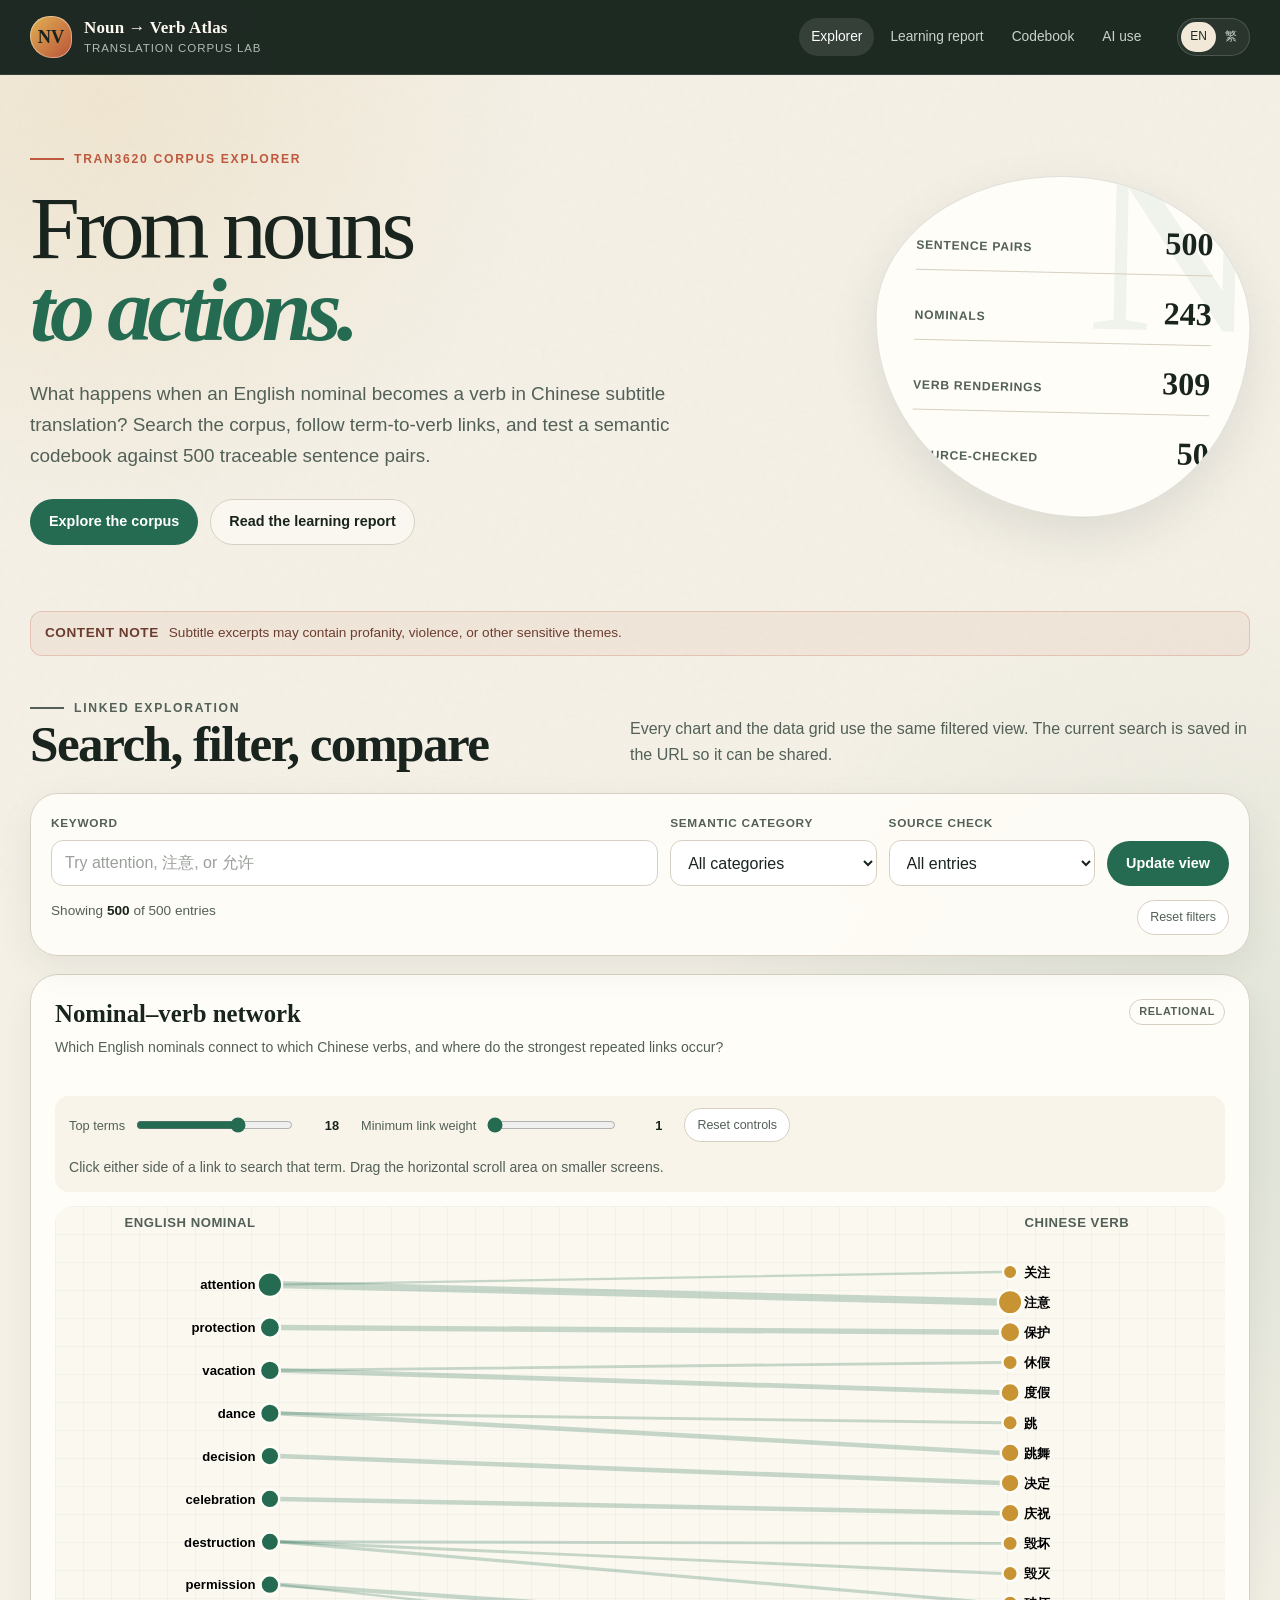
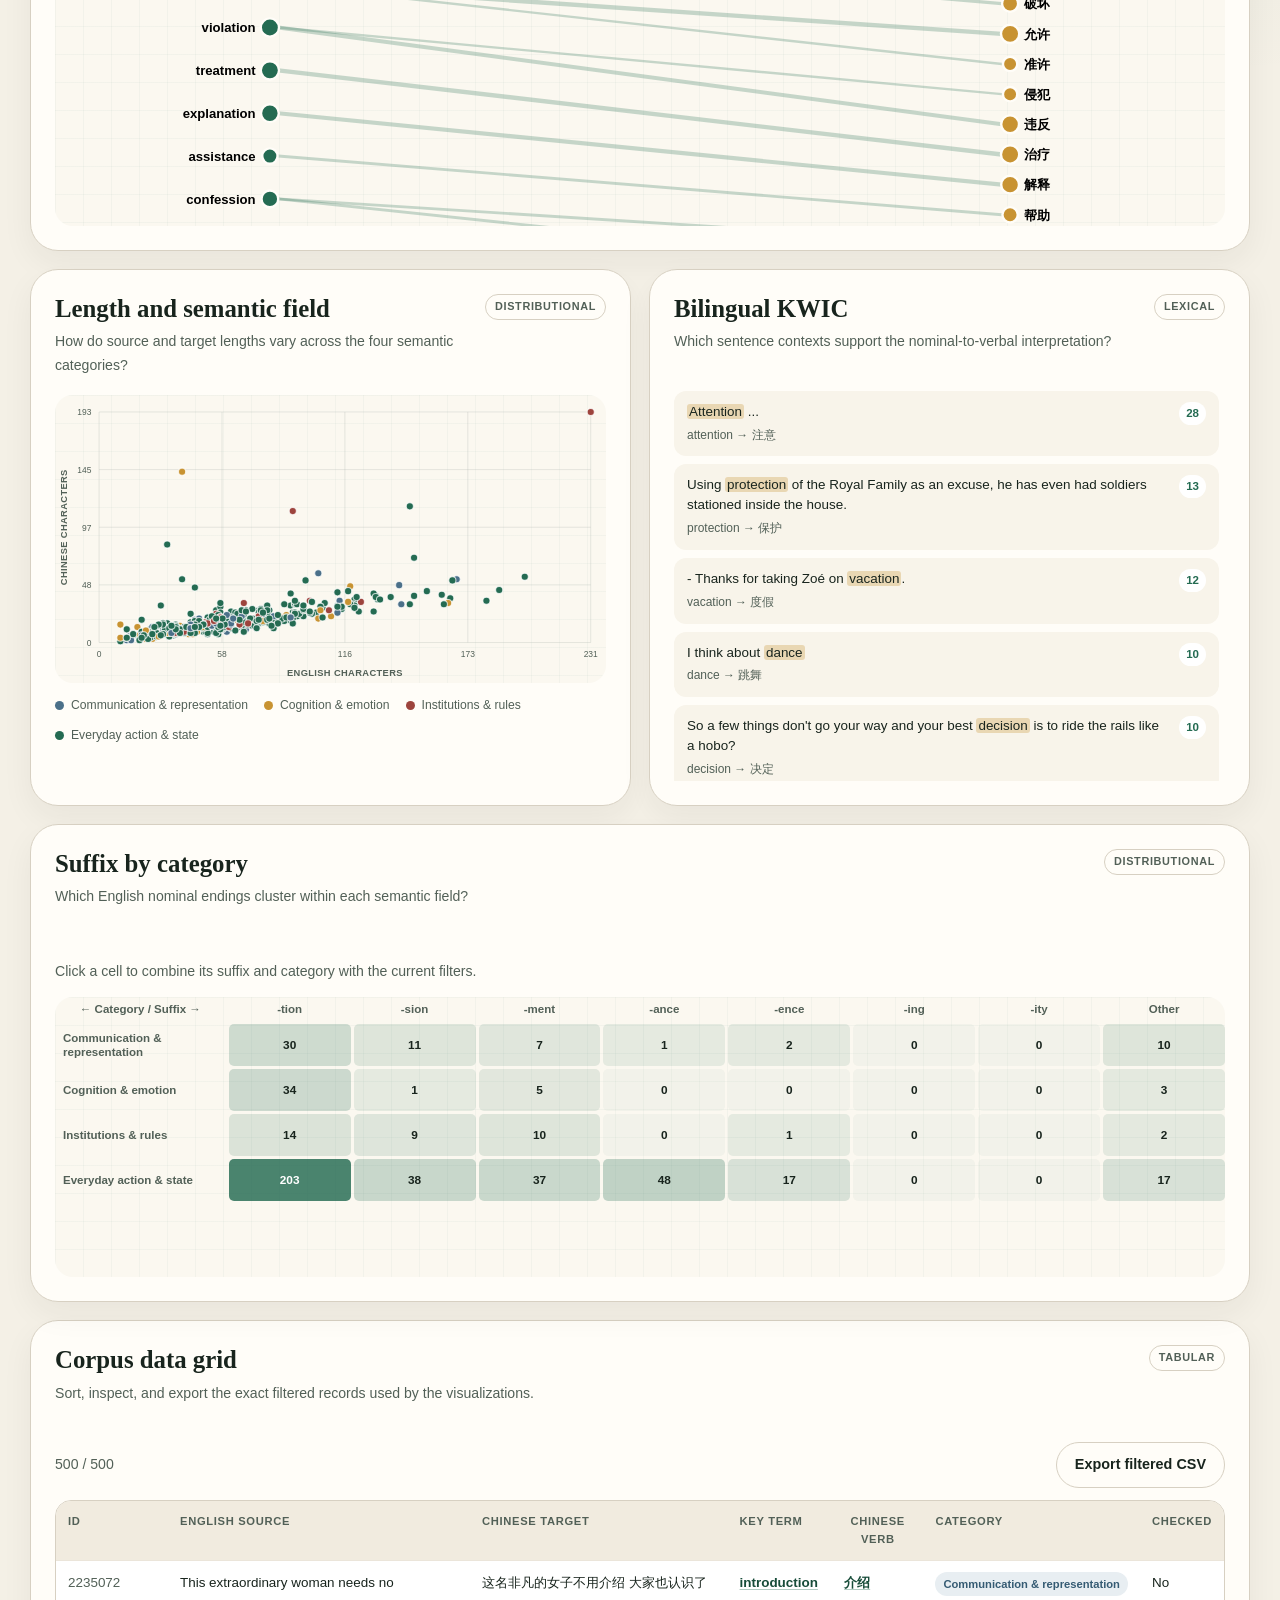
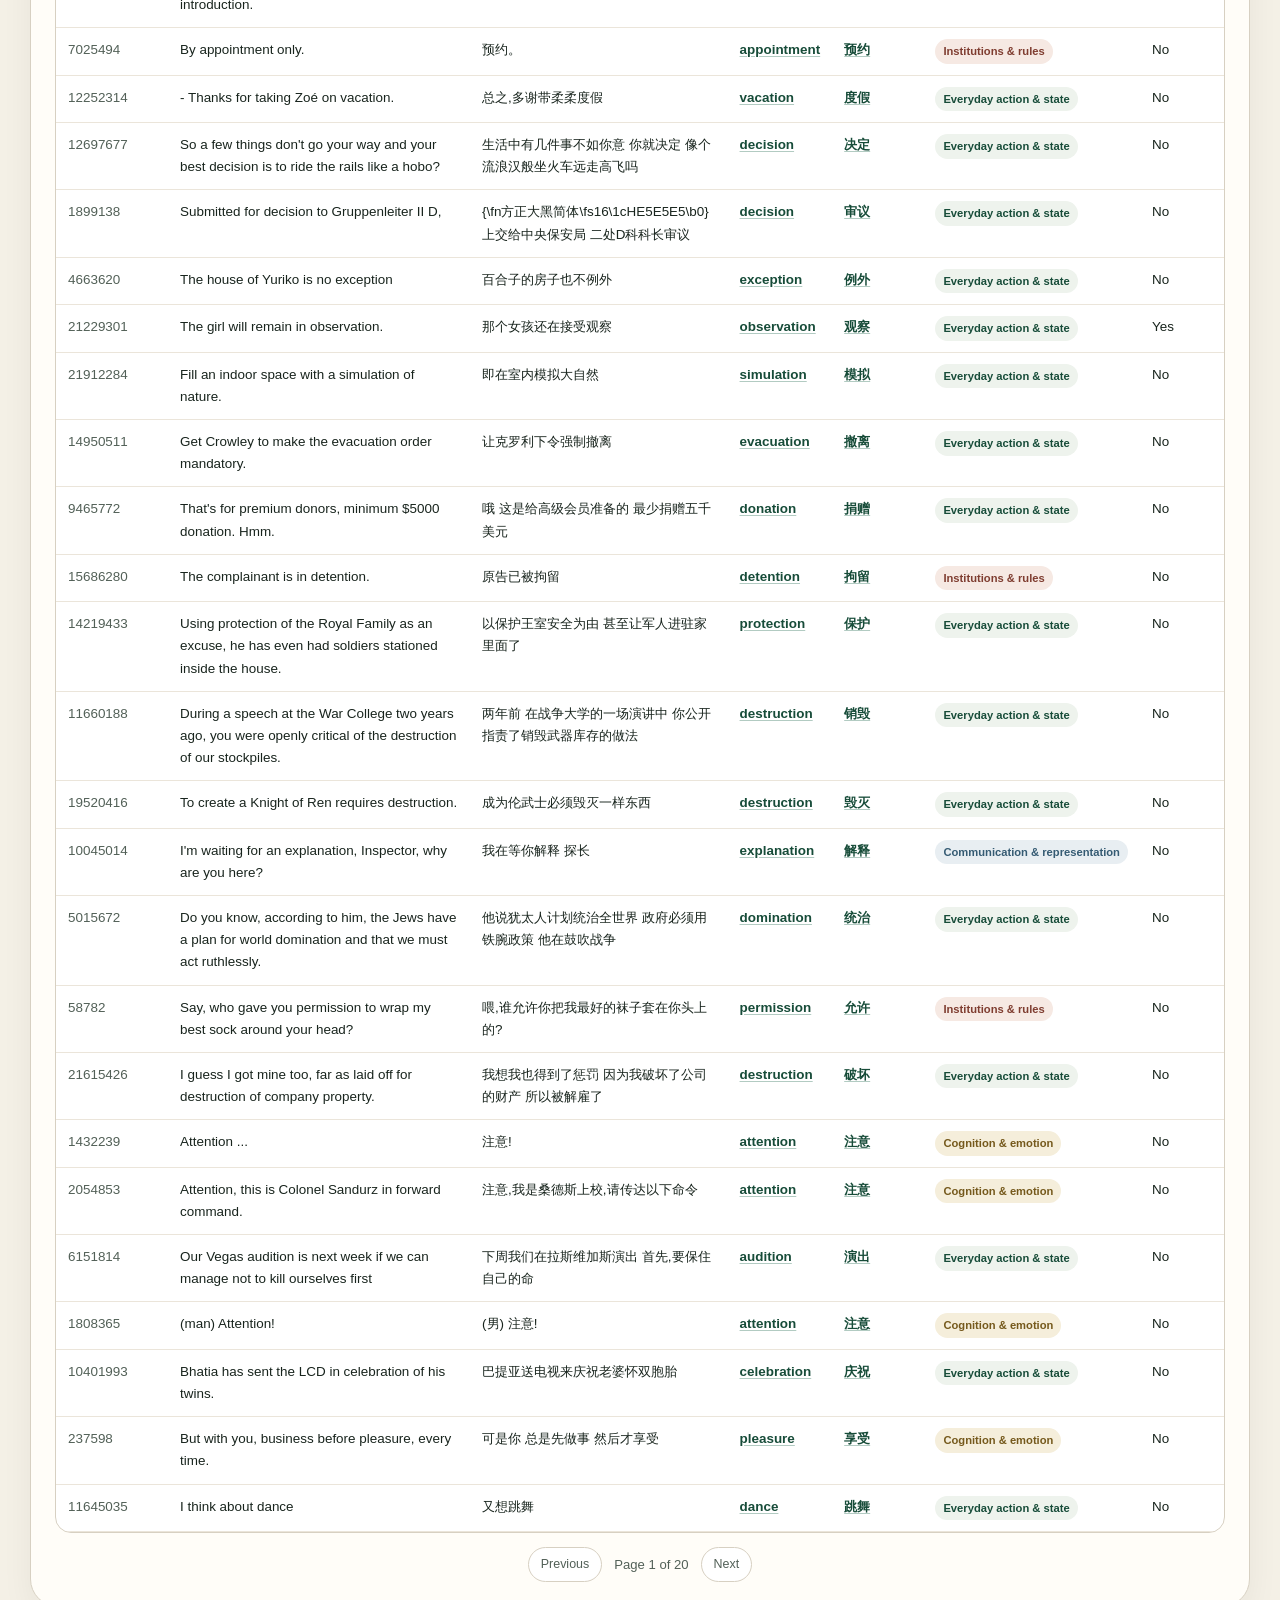
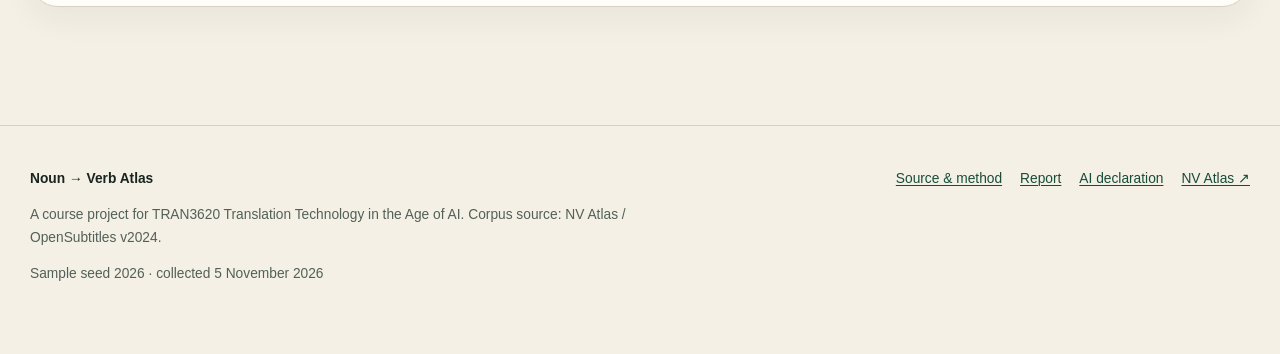
<file: index.html>
<!doctype html>
<html lang="en">
  <head>
    <meta charset="utf-8">
    <meta name="viewport" content="width=device-width, initial-scale=1">
    <meta name="description" content="An interactive corpus explorer for English nominalization and Chinese verbalization in translated subtitles.">
    <title>Noun → Verb Atlas | Corpus Explorer</title>
    <link rel="icon" href="assets/favicon.svg" type="image/svg+xml">
    <link rel="stylesheet" href="assets/styles.css">
    <script src="assets/site.js" defer></script>
    <script src="assets/explorer.js" defer></script>
  </head>
  <body>
    <header class="site-header">
      <div class="header-inner">
        <a class="brand" href="index.html" aria-label="Noun to Verb Atlas home">
          <span class="brand-mark">NV</span>
          <span class="brand-copy">
            <strong>Noun → Verb Atlas</strong>
            <small data-i18n="brandSubtitle">Translation corpus lab</small>
          </span>
        </a>
        <button class="menu-toggle" type="button" aria-expanded="false" aria-controls="siteNav">☰</button>
        <nav class="site-nav" id="siteNav" aria-label="Primary navigation">
          <a href="index.html" aria-current="page" data-i18n="navExplorer">Explorer</a>
          <a href="report.html" data-i18n="navReport">Learning report</a>
          <a href="codebook.html" data-i18n="navCodebook">Codebook</a>
          <a href="ai-use.html" data-i18n="navAi">AI use</a>
        </nav>
        <div class="language-switch" role="group" aria-label="Interface language">
          <button type="button" data-lang="en" aria-pressed="true">EN</button>
          <button type="button" data-lang="zh" aria-pressed="false">繁</button>
        </div>
      </div>
    </header>

    <main class="page-shell">
      <section class="hero">
        <div>
          <p class="eyebrow" data-i18n="eyebrow">TRAN3620 corpus explorer</p>
          <h1>
            <span data-i18n="heroTitle">From nouns</span>
            <em data-i18n="heroTitleAccent">to actions.</em>
          </h1>
          <p class="hero-lede" data-i18n="heroLede">
            What happens when an English nominal becomes a verb in Chinese subtitle
            translation? Search the corpus, follow term-to-verb links, and test a
            semantic codebook against 500 traceable sentence pairs.
          </p>
          <div class="hero-actions">
            <a class="button" href="#explorer" data-i18n="exploreButton">Explore the corpus</a>
            <a class="button secondary" href="report.html" data-i18n="reportButton">Read the learning report</a>
          </div>
        </div>
        <aside class="hero-card" aria-label="Corpus summary">
          <dl>
            <div>
              <dt data-i18n="cardEntries">Sentence pairs</dt>
              <dd id="heroEntries">500</dd>
            </div>
            <div>
              <dt data-i18n="cardTerms">Nominals</dt>
              <dd id="heroTerms">—</dd>
            </div>
            <div>
              <dt data-i18n="cardVerbs">Verb renderings</dt>
              <dd id="heroVerbs">—</dd>
            </div>
            <div>
              <dt data-i18n="cardChecked">Source-checked</dt>
              <dd id="heroChecked">50</dd>
            </div>
          </dl>
        </aside>
      </section>

      <div class="content-note" role="note">
        <strong data-i18n="contentWarningLabel">Content note</strong>
        <span data-i18n="contentWarning">
          Subtitle excerpts may contain profanity, violence, or other sensitive themes.
        </span>
      </div>

      <section class="section" id="explorer">
        <div class="section-heading">
          <div>
            <p class="eyebrow" data-i18n="searchEyebrow">Linked exploration</p>
            <h2 data-i18n="searchTitle">Search, filter, compare</h2>
          </div>
          <p data-i18n="searchDescription">
            Every chart and the data grid use the same filtered view. The current
            search is saved in the URL so it can be shared.
          </p>
        </div>

        <form class="search-panel" id="searchForm">
          <div class="search-grid">
            <div class="field">
              <label for="searchInput" data-i18n="searchLabel">Keyword</label>
              <input
                id="searchInput"
                name="q"
                type="search"
                autocomplete="off"
                data-i18n-placeholder="searchPlaceholder"
                placeholder="Try attention, 注意, or 允许"
              >
            </div>
            <div class="field">
              <label for="categoryFilter" data-i18n="categoryLabel">Semantic category</label>
              <select id="categoryFilter" name="category">
                <option value="" data-i18n-option="allCategories">All categories</option>
                <option value="Communication &amp; representation" data-i18n-option="categoryCommunication">Communication &amp; representation</option>
                <option value="Cognition &amp; emotion" data-i18n-option="categoryCognition">Cognition &amp; emotion</option>
                <option value="Institutions &amp; rules" data-i18n-option="categoryInstitutions">Institutions &amp; rules</option>
                <option value="Everyday action &amp; state" data-i18n-option="categoryEveryday">Everyday action &amp; state</option>
              </select>
            </div>
            <div class="field">
              <label for="checkedFilter" data-i18n="reviewedLabel">Source check</label>
              <select id="checkedFilter" name="checked">
                <option value="" data-i18n-option="allChecks">All entries</option>
                <option value="yes" data-i18n-option="checkedOnly">Checked only</option>
                <option value="no" data-i18n-option="uncheckedOnly">Not yet checked</option>
              </select>
            </div>
            <button class="button" type="submit" data-i18n="applySearch">Update view</button>
          </div>
          <div class="search-status">
            <span class="results-count" id="resultsCount" aria-live="polite"></span>
            <span id="activeFilters"></span>
            <button class="ghost-button" id="resetFilters" type="button" data-i18n="resetSearch">Reset filters</button>
          </div>
        </form>

        <div class="viz-grid">
          <article class="viz-card wide">
            <div class="viz-header">
              <div>
                <h3 data-i18n="networkTitle">Nominal–verb network</h3>
                <p class="viz-caption" data-i18n="networkCaption">
                  Which English nominals connect to which Chinese verbs, and where do
                  the strongest repeated links occur?
                </p>
              </div>
              <span class="viz-tag" data-i18n="networkTag">Relational</span>
            </div>
            <div class="chart-controls">
              <label class="range-control" for="topTermsRange">
                <span data-i18n="topTerms">Top terms</span>
                <input id="topTermsRange" type="range" min="6" max="24" step="2">
                <output id="topTermsValue" for="topTermsRange">18</output>
              </label>
              <label class="range-control" for="minWeightRange">
                <span data-i18n="minWeight">Minimum link weight</span>
                <input id="minWeightRange" type="range" min="1" max="5" step="1">
                <output id="minWeightValue" for="minWeightRange">1</output>
              </label>
              <button class="ghost-button" type="button" id="resetChartControls" data-i18n="resetControls">Reset controls</button>
              <span class="quiet" data-i18n="networkHelp">
                Click either side of a link to search that term.
              </span>
            </div>
            <div class="viz-stage network-stage" id="networkChart"></div>
          </article>

          <article class="viz-card">
            <div class="viz-header">
              <div>
                <h3 data-i18n="scatterTitle">Length and semantic field</h3>
                <p class="viz-caption" data-i18n="scatterCaption">
                  How do source and target lengths vary across the four semantic categories?
                </p>
              </div>
              <span class="viz-tag" data-i18n="scatterTag">Distributional</span>
            </div>
            <div class="viz-stage" id="scatterChart"></div>
            <div class="chart-legend" id="scatterLegend"></div>
          </article>

          <article class="viz-card">
            <div class="viz-header">
              <div>
                <h3 data-i18n="kwicTitle">Bilingual KWIC</h3>
                <p class="viz-caption" data-i18n="kwicCaption">
                  Which sentence contexts support the nominal-to-verbal interpretation?
                </p>
              </div>
              <span class="viz-tag" data-i18n="kwicTag">Lexical</span>
            </div>
            <div class="kwic-list" id="kwicList"></div>
          </article>

          <article class="viz-card wide">
            <div class="viz-header">
              <div>
                <h3 data-i18n="heatmapTitle">Suffix by category</h3>
                <p class="viz-caption" data-i18n="heatmapCaption">
                  Which English nominal endings cluster within each semantic field?
                </p>
              </div>
              <span class="viz-tag" data-i18n="heatmapTag">Distributional</span>
            </div>
            <p class="quiet" data-i18n="heatmapInstruction">
              Click a cell to combine its suffix and category with the current filters.
            </p>
            <div class="viz-stage" id="heatmapChart"></div>
          </article>
        </div>

        <article class="viz-card data-panel wide">
          <div class="viz-header">
            <div>
              <h3 data-i18n="tableTitle">Corpus data grid</h3>
              <p class="viz-caption" data-i18n="tableCaption">
                Sort, inspect, and export the exact filtered records used by the visualizations.
              </p>
            </div>
            <span class="viz-tag" data-i18n="tableTag">Tabular</span>
          </div>
          <div class="table-toolbar">
            <span class="quiet" id="tableStatus"></span>
            <button class="button secondary" id="exportCsv" type="button" data-i18n="exportCsv">Export filtered CSV</button>
          </div>
          <div class="table-wrap">
            <table>
              <thead>
                <tr>
                  <th><button type="button" data-sort="id" data-i18n="id">ID</button></th>
                  <th><button type="button" data-sort="source_text" data-i18n="sourceText">English source</button></th>
                  <th><button type="button" data-sort="target_text" data-i18n="targetText">Chinese target</button></th>
                  <th><button type="button" data-sort="key_term" data-i18n="term">Key term</button></th>
                  <th><button type="button" data-sort="target_key_term" data-i18n="targetTerm">Chinese verb</button></th>
                  <th><button type="button" data-sort="category" data-i18n="category">Category</button></th>
                  <th><button type="button" data-sort="human_checked" data-i18n="checked">Checked</button></th>
                </tr>
              </thead>
              <tbody id="corpusRows"></tbody>
            </table>
          </div>
          <div class="pagination">
            <button class="ghost-button" id="previousPage" type="button" data-i18n="previous">Previous</button>
            <span id="pageStatus"></span>
            <button class="ghost-button" id="nextPage" type="button" data-i18n="next">Next</button>
          </div>
        </article>
      </section>
    </main>

    <footer class="footer">
      <div class="footer-inner">
        <div>
          <strong data-i18n="footerTitle">Noun → Verb Atlas</strong>
          <p data-i18n="footerText">
            A course project for TRAN3620 Translation Technology in the Age of AI.
            Corpus source: NV Atlas / OpenSubtitles v2024.
          </p>
          <p>Sample seed 2026 · collected 5 November 2026</p>
        </div>
        <div class="footer-links">
          <a href="report.html#method" data-i18n="footerSource">Source &amp; method</a>
          <a href="report.html" data-i18n="footerReport">Report</a>
          <a href="ai-use.html" data-i18n="footerDeclaration">AI declaration</a>
          <a href="https://nvatlas.tra.cuhk.edu.hk/" target="_blank" rel="noreferrer">NV Atlas ↗</a>
        </div>
      </div>
    </footer>
  </body>
</html>
</file>
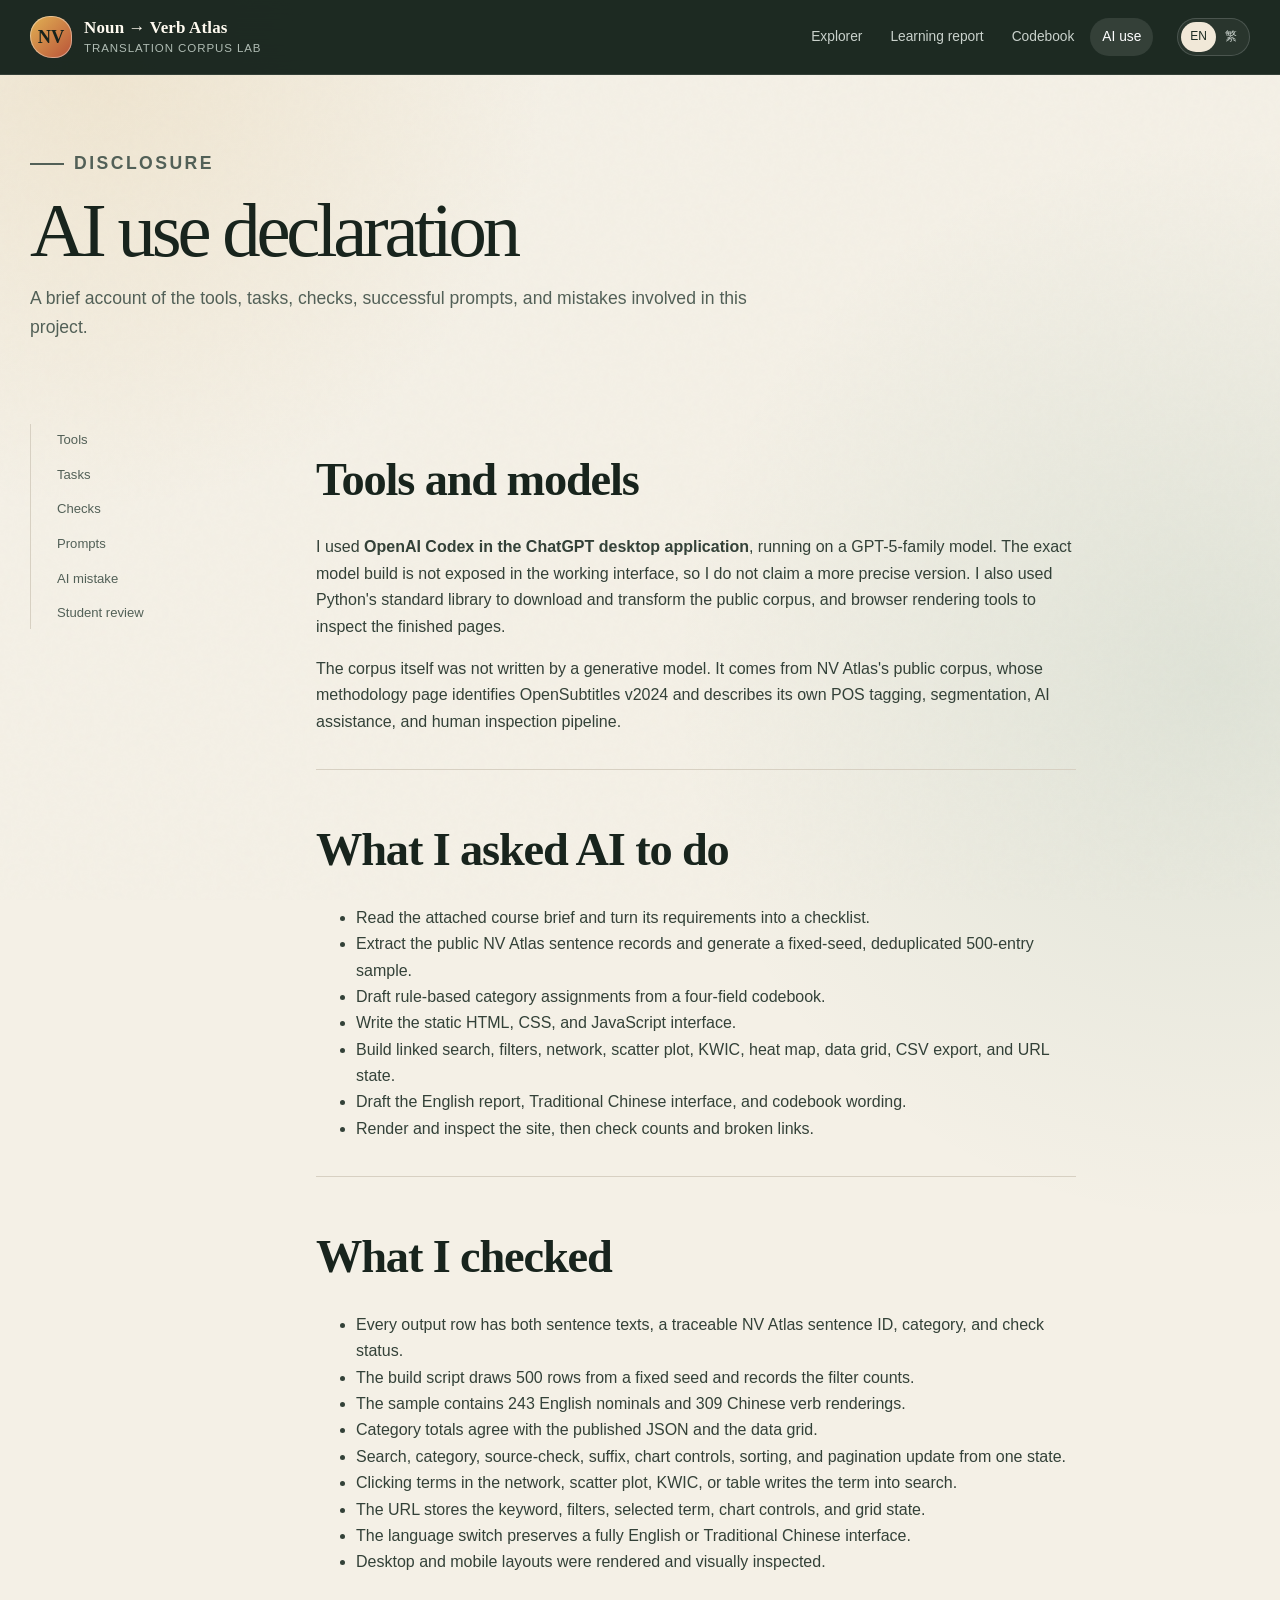
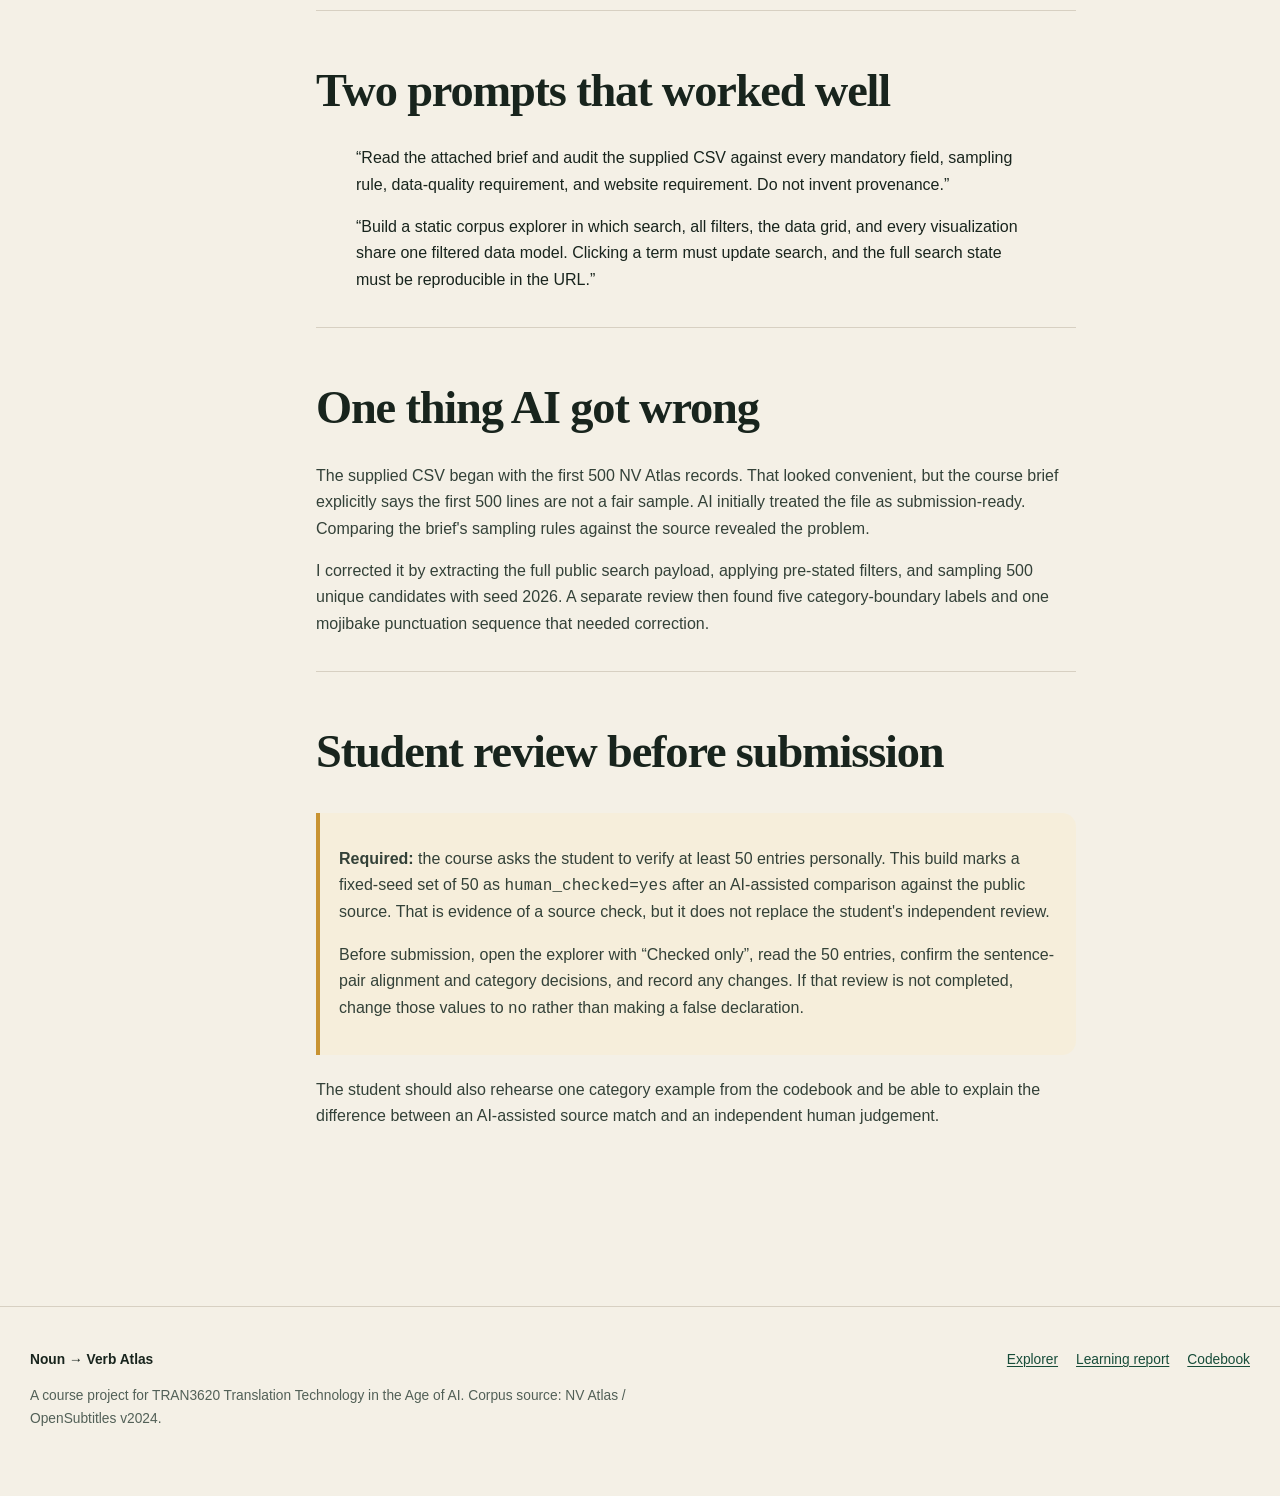
<file: ai-use.html>
<!doctype html>
<html lang="en">
  <head>
    <meta charset="utf-8">
    <meta name="viewport" content="width=device-width, initial-scale=1">
    <meta name="description" content="AI use declaration for the Noun to Verb Atlas course project.">
    <title>AI Use Declaration | Noun → Verb Atlas</title>
    <link rel="icon" href="assets/favicon.svg" type="image/svg+xml">
    <link rel="stylesheet" href="assets/styles.css">
    <script src="assets/site.js" defer></script>
  </head>
  <body>
    <header class="site-header">
      <div class="header-inner">
        <a class="brand" href="index.html" aria-label="Noun to Verb Atlas home">
          <span class="brand-mark">NV</span>
          <span class="brand-copy">
            <strong>Noun → Verb Atlas</strong>
            <small data-i18n="brandSubtitle">Translation corpus lab</small>
          </span>
        </a>
        <button class="menu-toggle" type="button" aria-expanded="false" aria-controls="siteNav">☰</button>
        <nav class="site-nav" id="siteNav" aria-label="Primary navigation">
          <a href="index.html" data-i18n="navExplorer">Explorer</a>
          <a href="report.html" data-i18n="navReport">Learning report</a>
          <a href="codebook.html" data-i18n="navCodebook">Codebook</a>
          <a href="ai-use.html" aria-current="page" data-i18n="navAi">AI use</a>
        </nav>
        <div class="language-switch" role="group" aria-label="Interface language">
          <button type="button" data-lang="en" aria-pressed="true">EN</button>
          <button type="button" data-lang="zh" aria-pressed="false">繁</button>
        </div>
      </div>
    </header>

    <main class="page-shell">
      <div data-page-lang="en">
        <header class="report-hero">
          <p class="eyebrow">Disclosure</p>
          <h1>AI use declaration</h1>
          <p>
            A brief account of the tools, tasks, checks, successful prompts, and
            mistakes involved in this project.
          </p>
        </header>

        <div class="report-layout">
          <nav class="report-toc" aria-label="Declaration contents">
            <a href="#tools">Tools</a>
            <a href="#tasks">Tasks</a>
            <a href="#checks">Checks</a>
            <a href="#prompts">Prompts</a>
            <a href="#mistake">AI mistake</a>
            <a href="#student-review">Student review</a>
          </nav>

          <article class="report-body">
            <section class="report-section" id="tools">
              <h2>Tools and models</h2>
              <p>
                I used <strong>OpenAI Codex in the ChatGPT desktop application</strong>,
                running on a GPT-5-family model. The exact model build is not exposed in
                the working interface, so I do not claim a more precise version. I also
                used Python's standard library to download and transform the public
                corpus, and browser rendering tools to inspect the finished pages.
              </p>
              <p>
                The corpus itself was not written by a generative model. It comes from
                NV Atlas's public corpus, whose methodology page identifies
                OpenSubtitles v2024 and describes its own POS tagging, segmentation, AI
                assistance, and human inspection pipeline.
              </p>
            </section>

            <section class="report-section" id="tasks">
              <h2>What I asked AI to do</h2>
              <ul>
                <li>Read the attached course brief and turn its requirements into a checklist.</li>
                <li>
                  Extract the public NV Atlas sentence records and generate a fixed-seed,
                  deduplicated 500-entry sample.
                </li>
                <li>Draft rule-based category assignments from a four-field codebook.</li>
                <li>Write the static HTML, CSS, and JavaScript interface.</li>
                <li>
                  Build linked search, filters, network, scatter plot, KWIC, heat map,
                  data grid, CSV export, and URL state.
                </li>
                <li>Draft the English report, Traditional Chinese interface, and codebook wording.</li>
                <li>Render and inspect the site, then check counts and broken links.</li>
              </ul>
            </section>

            <section class="report-section" id="checks">
              <h2>What I checked</h2>
              <ul>
                <li>Every output row has both sentence texts, a traceable NV Atlas sentence ID, category, and check status.</li>
                <li>The build script draws 500 rows from a fixed seed and records the filter counts.</li>
                <li>The sample contains 243 English nominals and 309 Chinese verb renderings.</li>
                <li>Category totals agree with the published JSON and the data grid.</li>
                <li>Search, category, source-check, suffix, chart controls, sorting, and pagination update from one state.</li>
                <li>Clicking terms in the network, scatter plot, KWIC, or table writes the term into search.</li>
                <li>The URL stores the keyword, filters, selected term, chart controls, and grid state.</li>
                <li>The language switch preserves a fully English or Traditional Chinese interface.</li>
                <li>Desktop and mobile layouts were rendered and visually inspected.</li>
              </ul>
            </section>

            <section class="report-section" id="prompts">
              <h2>Two prompts that worked well</h2>
              <blockquote>
                “Read the attached brief and audit the supplied CSV against every
                mandatory field, sampling rule, data-quality requirement, and website
                requirement. Do not invent provenance.”
              </blockquote>
              <blockquote>
                “Build a static corpus explorer in which search, all filters, the data
                grid, and every visualization share one filtered data model. Clicking a
                term must update search, and the full search state must be reproducible
                in the URL.”
              </blockquote>
            </section>

            <section class="report-section" id="mistake">
              <h2>One thing AI got wrong</h2>
              <p>
                The supplied CSV began with the first 500 NV Atlas records. That looked
                convenient, but the course brief explicitly says the first 500 lines are
                not a fair sample. AI initially treated the file as submission-ready.
                Comparing the brief's sampling rules against the source revealed the
                problem.
              </p>
              <p>
                I corrected it by extracting the full public search payload, applying
                pre-stated filters, and sampling 500 unique candidates with seed 2026.
                A separate review then found five category-boundary labels and one
                mojibake punctuation sequence that needed correction.
              </p>
            </section>

            <section class="report-section" id="student-review">
              <h2>Student review before submission</h2>
              <div class="callout">
                <p>
                  <strong>Required:</strong> the course asks the student to verify at
                  least 50 entries personally. This build marks a fixed-seed set of 50
                  as <span class="mono">human_checked=yes</span> after an AI-assisted
                  comparison against the public source. That is evidence of a source
                  check, but it does not replace the student's independent review.
                </p>
                <p>
                  Before submission, open the explorer with “Checked only”, read the 50
                  entries, confirm the sentence-pair alignment and category decisions,
                  and record any changes. If that review is not completed, change those
                  values to <span class="mono">no</span> rather than making a false
                  declaration.
                </p>
              </div>
              <p>
                The student should also rehearse one category example from the codebook
                and be able to explain the difference between an AI-assisted source
                match and an independent human judgement.
              </p>
            </section>
          </article>
        </div>
      </div>

      <div data-page-lang="zh" hidden>
        <header class="report-hero">
          <p class="eyebrow">使用聲明</p>
          <h1>AI 使用聲明</h1>
          <p>
            簡述本專案使用的工具、工作、核對、有效提示，以及 AI 出錯的地方。
          </p>
        </header>

        <div class="report-layout">
          <nav class="report-toc" aria-label="聲明目錄">
            <a href="#zh-tools">工具</a>
            <a href="#zh-tasks">工作</a>
            <a href="#zh-checks">核對</a>
            <a href="#zh-prompts">提示詞</a>
            <a href="#zh-mistake">AI 錯誤</a>
            <a href="#zh-student-review">學生覆核</a>
          </nav>

          <article class="report-body">
            <section class="report-section" id="zh-tools">
              <h2>工具與模型</h2>
              <p>
                我使用 <strong>ChatGPT 桌面應用程式中的 OpenAI Codex</strong>，
                其模型屬於 GPT-5 系列。工作介面沒有顯示更精確的模型版本，因此我不聲稱
                知道未公開的建置版本。我亦使用 Python 標準函式庫下載及轉換公開語料，
                並以瀏覽器渲染工具檢查完成後的網頁。
              </p>
              <p>
                語料不是由生成式模型撰寫。它來自 NV Atlas 公開語料；該站方法頁列明
                OpenSubtitles 2024 為來源，並說明詞性標註、分詞、AI 輔助及人工檢查
                流程。
              </p>
            </section>

            <section class="report-section" id="zh-tasks">
              <h2>我要求 AI 做甚麼</h2>
              <ul>
                <li>閱讀附件作業要求，並轉化為檢查清單。</li>
                <li>抽取 NV Atlas 公開句對，以固定種子建立去重複的 500 條樣本。</li>
                <li>按四類語意碼本草擬規則式分類。</li>
                <li>編寫靜態 HTML、CSS 及 JavaScript 介面。</li>
                <li>建立連動搜尋、篩選、網絡、散點圖、KWIC、熱圖、資料表、CSV 匯出及網址狀態。</li>
                <li>草擬英文報告、繁體中文介面及碼本文字。</li>
                <li>渲染及檢查網站，並核對數字和連結。</li>
              </ul>
            </section>

            <section class="report-section" id="zh-checks">
              <h2>我核對了甚麼</h2>
              <ul>
                <li>每條輸出均有英中句對、可追溯的 NV Atlas 句對編號、類別及核對狀態。</li>
                <li>建構程式以固定種子抽取 500 條，並記錄篩選數字。</li>
                <li>樣本有 243 個英語名詞及 309 種中文動詞譯法。</li>
                <li>類別總數與公開 JSON 及資料表一致。</li>
                <li>搜尋、類別、來源核對、字尾、圖表控制、排序及分頁均使用同一個狀態。</li>
                <li>點擊網絡、散點圖、KWIC 或資料表中的詞語，會把它寫入搜尋。</li>
                <li>網址保存關鍵字、篩選、已選詞語、圖表控制及資料表狀態。</li>
                <li>語言切換會完整顯示英文或繁體中文介面。</li>
                <li>已渲染並檢查桌面與手機版面。</li>
              </ul>
            </section>

            <section class="report-section" id="zh-prompts">
              <h2>兩個有效的提示詞</h2>
              <blockquote>
                「閱讀附件作業要求，並按所有必要欄位、抽樣規則、資料品質及網站要求，
                審核所附 CSV。不要虛構來源。」
              </blockquote>
              <blockquote>
                「建立靜態語料探索器，讓搜尋、所有篩選、資料表及每項視覺化共用同一批
                篩選結果。點擊詞語必須更新搜尋，完整搜尋狀態必須可由網址重現。」
              </blockquote>
            </section>

            <section class="report-section" id="zh-mistake">
              <h2>AI 出錯的地方</h2>
              <p>
                最初提供的 CSV 是 NV Atlas 的首 500 條紀錄。這看似方便，但作業要求
                明言「首 500 行」不是公平樣本。AI 起初把該檔視為可以直接提交；
                把要求逐條對照來源後，才發現問題。
              </p>
              <p>
                修正方法是抽取完整公開搜尋資料，套用事先訂明的篩選條件，以種子 2026
                隨機抽取 500 條不重複候選。其後核對又發現五個類別邊界標籤及一組亂碼
                標點需要修正。
              </p>
            </section>

            <section class="report-section" id="zh-student-review">
              <h2>提交前的學生覆核</h2>
              <div class="callout">
                <p>
                  <strong>必須完成：</strong>課程要求學生親自核對至少 50 條資料。
                  本建置在 AI 協助對照公開來源後，把一個固定種子抽出的 50 條設為
                  <span class="mono">human_checked=yes</span>。這能證明來源核對，
                  但不能取代學生獨立覆核。
                </p>
                <p>
                  提交前，請在探索器選擇「僅顯示已核對」，閱讀該 50 條，確認句對對齊
                  及類別判斷，並記錄任何修改。若未完成，應把那些值改為
                  <span class="mono">no</span>，而不是作出失實聲明。
                </p>
              </div>
              <p>
                學生亦應準備一個碼本例子作口頭報告，並能解釋「AI 協助來源核對」
                與「獨立人類判斷」之間的差別。
              </p>
            </section>
          </article>
        </div>
      </div>
    </main>

    <footer class="footer">
      <div class="footer-inner">
        <div>
          <strong data-i18n="footerTitle">Noun → Verb Atlas</strong>
          <p data-i18n="footerText">
            A course project for TRAN3620 Translation Technology in the Age of AI.
            Corpus source: NV Atlas / OpenSubtitles v2024.
          </p>
        </div>
        <div class="footer-links">
          <a href="index.html" data-i18n="navExplorer">Explorer</a>
          <a href="report.html" data-i18n="navReport">Learning report</a>
          <a href="codebook.html" data-i18n="navCodebook">Codebook</a>
        </div>
      </div>
    </footer>
  </body>
</html>
</file>
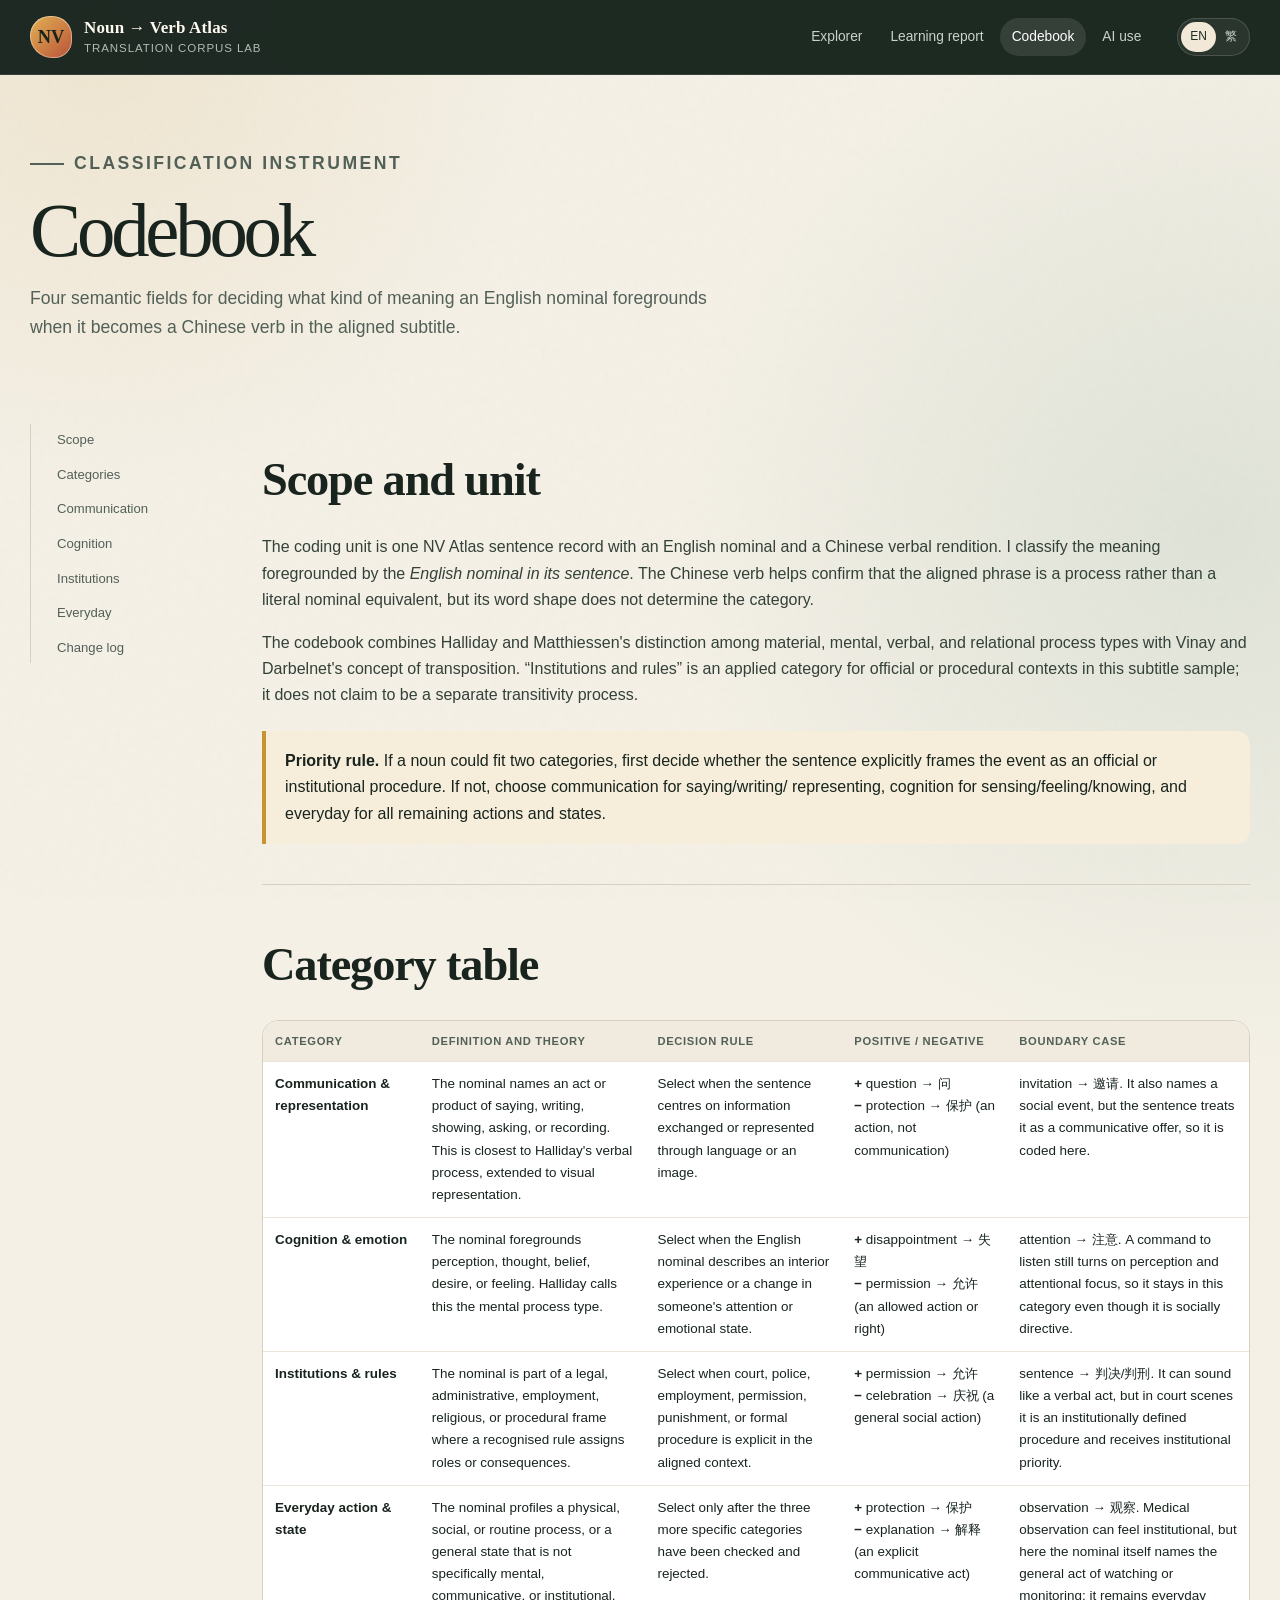
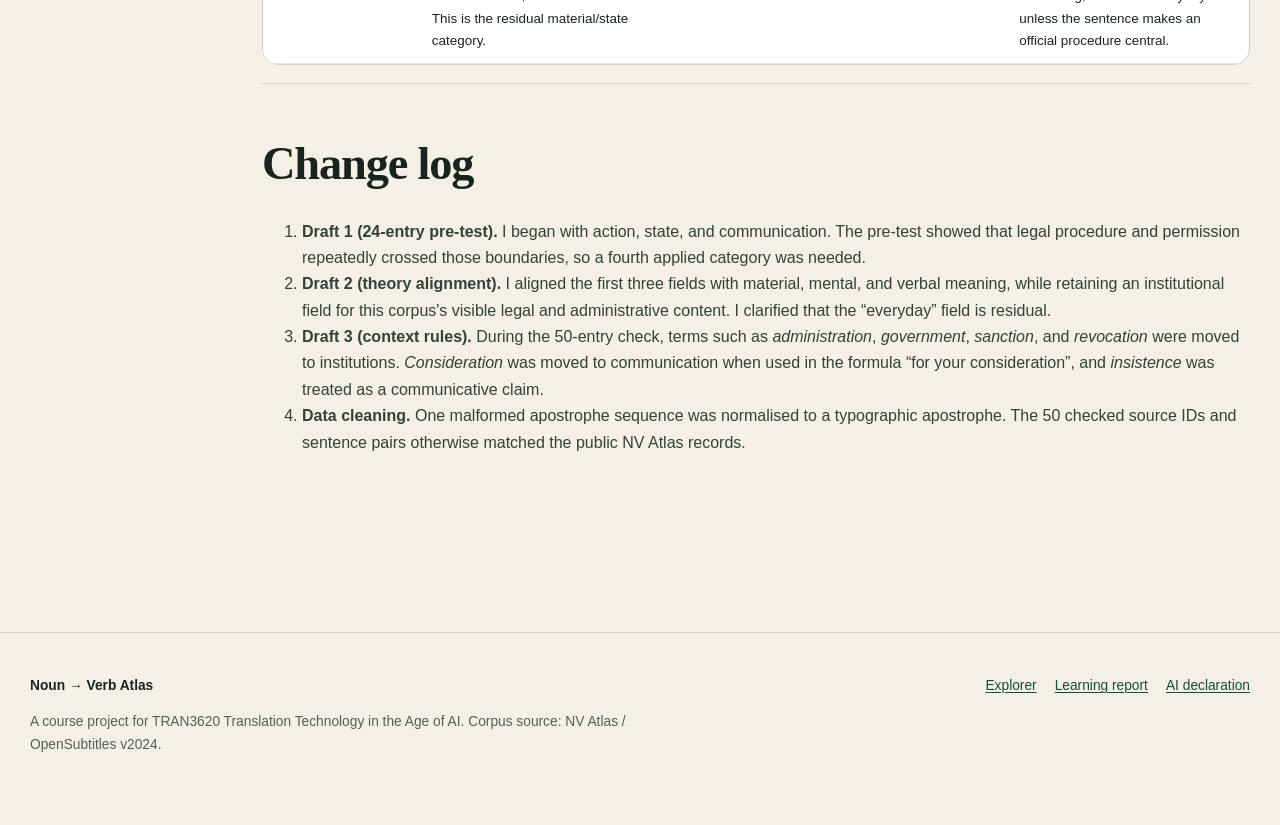
<file: codebook.html>
<!doctype html>
<html lang="en">
  <head>
    <meta charset="utf-8">
    <meta name="viewport" content="width=device-width, initial-scale=1">
    <meta name="description" content="Four-category codebook for English nominal-to-Chinese verbal shifts.">
    <title>Codebook | Noun → Verb Atlas</title>
    <link rel="icon" href="assets/favicon.svg" type="image/svg+xml">
    <link rel="stylesheet" href="assets/styles.css">
    <script src="assets/site.js" defer></script>
  </head>
  <body>
    <header class="site-header">
      <div class="header-inner">
        <a class="brand" href="index.html" aria-label="Noun to Verb Atlas home">
          <span class="brand-mark">NV</span>
          <span class="brand-copy">
            <strong>Noun → Verb Atlas</strong>
            <small data-i18n="brandSubtitle">Translation corpus lab</small>
          </span>
        </a>
        <button class="menu-toggle" type="button" aria-expanded="false" aria-controls="siteNav">☰</button>
        <nav class="site-nav" id="siteNav" aria-label="Primary navigation">
          <a href="index.html" data-i18n="navExplorer">Explorer</a>
          <a href="report.html" data-i18n="navReport">Learning report</a>
          <a href="codebook.html" aria-current="page" data-i18n="navCodebook">Codebook</a>
          <a href="ai-use.html" data-i18n="navAi">AI use</a>
        </nav>
        <div class="language-switch" role="group" aria-label="Interface language">
          <button type="button" data-lang="en" aria-pressed="true">EN</button>
          <button type="button" data-lang="zh" aria-pressed="false">繁</button>
        </div>
      </div>
    </header>

    <main class="page-shell codebook-page">
      <div data-page-lang="en">
        <header class="report-hero">
          <p class="eyebrow">Classification instrument</p>
          <h1>Codebook</h1>
          <p>
            Four semantic fields for deciding what kind of meaning an English nominal
            foregrounds when it becomes a Chinese verb in the aligned subtitle.
          </p>
        </header>

        <div class="report-layout">
          <nav class="report-toc" aria-label="Codebook contents">
            <a href="#scope">Scope</a>
            <a href="#categories">Categories</a>
            <a href="#communication">Communication</a>
            <a href="#cognition">Cognition</a>
            <a href="#institutions">Institutions</a>
            <a href="#everyday">Everyday</a>
            <a href="#log">Change log</a>
          </nav>

          <article class="report-body">
            <section class="report-section" id="scope">
              <h2>Scope and unit</h2>
              <p>
                The coding unit is one NV Atlas sentence record with an English nominal
                and a Chinese verbal rendition. I classify the meaning foregrounded by
                the <em>English nominal in its sentence</em>. The Chinese verb helps
                confirm that the aligned phrase is a process rather than a literal
                nominal equivalent, but its word shape does not determine the category.
              </p>
              <p>
                The codebook combines Halliday and Matthiessen's distinction among
                material, mental, verbal, and relational process types with Vinay and
                Darbelnet's concept of transposition. “Institutions and rules” is an
                applied category for official or procedural contexts in this subtitle
                sample; it does not claim to be a separate transitivity process.
              </p>
              <div class="callout">
                <strong>Priority rule.</strong> If a noun could fit two categories, first
                decide whether the sentence explicitly frames the event as an official or
                institutional procedure. If not, choose communication for saying/writing/
                representing, cognition for sensing/feeling/knowing, and everyday for all
                remaining actions and states.
              </div>
            </section>

            <section class="report-section" id="categories">
              <h2>Category table</h2>
              <div class="table-wrap">
                <table class="codebook-table">
                  <thead>
                    <tr>
                      <th>Category</th>
                      <th>Definition and theory</th>
                      <th>Decision rule</th>
                      <th>Positive / negative</th>
                      <th>Boundary case</th>
                    </tr>
                  </thead>
                  <tbody>
                    <tr id="communication">
                      <td>Communication &amp; representation</td>
                      <td>
                        The nominal names an act or product of saying, writing, showing,
                        asking, or recording. This is closest to Halliday's verbal
                        process, extended to visual representation.
                      </td>
                      <td>
                        Select when the sentence centres on information exchanged or
                        represented through language or an image.
                      </td>
                      <td>
                        <strong>+</strong> question → 问<br>
                        <strong>−</strong> protection → 保护 (an action, not communication)
                      </td>
                      <td>
                        invitation → 邀请. It also names a social event, but the sentence
                        treats it as a communicative offer, so it is coded here.
                      </td>
                    </tr>
                    <tr id="cognition">
                      <td>Cognition &amp; emotion</td>
                      <td>
                        The nominal foregrounds perception, thought, belief, desire, or
                        feeling. Halliday calls this the mental process type.
                      </td>
                      <td>
                        Select when the English nominal describes an interior experience
                        or a change in someone's attention or emotional state.
                      </td>
                      <td>
                        <strong>+</strong> disappointment → 失望<br>
                        <strong>−</strong> permission → 允许 (an allowed action or right)
                      </td>
                      <td>
                        attention → 注意. A command to listen still turns on perception
                        and attentional focus, so it stays in this category even though it
                        is socially directive.
                      </td>
                    </tr>
                    <tr id="institutions">
                      <td>Institutions &amp; rules</td>
                      <td>
                        The nominal is part of a legal, administrative, employment,
                        religious, or procedural frame where a recognised rule assigns
                        roles or consequences.
                      </td>
                      <td>
                        Select when court, police, employment, permission, punishment, or
                        formal procedure is explicit in the aligned context.
                      </td>
                      <td>
                        <strong>+</strong> permission → 允许<br>
                        <strong>−</strong> celebration → 庆祝 (a general social action)
                      </td>
                      <td>
                        sentence → 判决/判刑. It can sound like a verbal act, but in court
                        scenes it is an institutionally defined procedure and receives
                        institutional priority.
                      </td>
                    </tr>
                    <tr id="everyday">
                      <td>Everyday action &amp; state</td>
                      <td>
                        The nominal profiles a physical, social, or routine process, or a
                        general state that is not specifically mental, communicative, or
                        institutional. This is the residual material/state category.
                      </td>
                      <td>
                        Select only after the three more specific categories have been
                        checked and rejected.
                      </td>
                      <td>
                        <strong>+</strong> protection → 保护<br>
                        <strong>−</strong> explanation → 解释 (an explicit communicative act)
                      </td>
                      <td>
                        observation → 观察. Medical observation can feel institutional,
                        but here the nominal itself names the general act of watching or
                        monitoring; it remains everyday unless the sentence makes an
                        official procedure central.
                      </td>
                    </tr>
                  </tbody>
                </table>
              </div>
            </section>

            <section class="report-section" id="log">
              <h2>Change log</h2>
              <ol>
                <li>
                  <strong>Draft 1 (24-entry pre-test).</strong> I began with action,
                  state, and communication. The pre-test showed that legal procedure and
                  permission repeatedly crossed those boundaries, so a fourth applied
                  category was needed.
                </li>
                <li>
                  <strong>Draft 2 (theory alignment).</strong> I aligned the first three
                  fields with material, mental, and verbal meaning, while retaining an
                  institutional field for this corpus's visible legal and administrative
                  content. I clarified that the “everyday” field is residual.
                </li>
                <li>
                  <strong>Draft 3 (context rules).</strong> During the 50-entry check,
                  terms such as <em>administration</em>, <em>government</em>,
                  <em>sanction</em>, and <em>revocation</em> were moved to institutions.
                  <em>Consideration</em> was moved to communication when used in the
                  formula “for your consideration”, and <em>insistence</em> was treated as
                  a communicative claim.
                </li>
                <li>
                  <strong>Data cleaning.</strong> One malformed apostrophe sequence was
                  normalised to a typographic apostrophe. The 50 checked source IDs and
                  sentence pairs otherwise matched the public NV Atlas records.
                </li>
              </ol>
            </section>
          </article>
        </div>
      </div>

      <div data-page-lang="zh" hidden>
        <header class="report-hero">
          <p class="eyebrow">分類工具</p>
          <h1>分類碼本</h1>
          <p>
            以四個語意場判斷英語名詞在對齊字幕譯為中文動詞時，主要突顯哪一類意義。
          </p>
        </header>

        <div class="report-layout">
          <nav class="report-toc" aria-label="碼本目錄">
            <a href="#zh-scope">範圍</a>
            <a href="#zh-categories">類別</a>
            <a href="#zh-communication">溝通</a>
            <a href="#zh-cognition">認知</a>
            <a href="#zh-institutions">制度</a>
            <a href="#zh-everyday">日常</a>
            <a href="#zh-log">修改紀錄</a>
          </nav>

          <article class="report-body">
            <section class="report-section" id="zh-scope">
              <h2>範圍與分析單位</h2>
              <p>
                分析單位是一條 NV Atlas 句對紀錄，包含一個英語名詞及其中文動詞譯法。
                分類對象是<em>該名詞在句中所突顯的意義</em>。中文動詞有助確認對齊詞語
                表達過程而非名詞直譯，但中文詞形本身不決定類別。
              </p>
              <p>
                碼本結合 Halliday 與 Matthiessen 對物質、心理、言語及關係過程的區分，
                以及 Vinay 與 Darbelnet 的「詞性轉換」概念。「制度與規則」是因應本字幕
                樣本中明顯的法律及行政語境而設的應用類別，並不宣稱是另一種及物性過程。
              </p>
              <div class="callout">
                <strong>優先規則。</strong>當名詞可以落入兩類時，先判斷句子是否明確把
                事件框定為官方或制度程序；若不是，說、寫、表達歸入溝通，感知、情感、
                認知歸入心理，其餘行動與狀態歸入日常。
              </div>
            </section>

            <section class="report-section" id="zh-categories">
              <h2>類別表</h2>
              <div class="table-wrap">
                <table class="codebook-table">
                  <thead>
                    <tr>
                      <th>類別</th>
                      <th>定義與理論</th>
                      <th>判斷規則</th>
                      <th>正例／反例</th>
                      <th>邊界個案</th>
                    </tr>
                  </thead>
                  <tbody>
                    <tr id="zh-communication">
                      <td>溝通與再現</td>
                      <td>
                        名詞指稱說話、書寫、詢問、展示、記錄的行為或成品，最接近
                        Halliday 的言語過程，並延伸至視覺再現。
                      </td>
                      <td>當句子重點是以語言或影像交換、表達資訊時選用。</td>
                      <td>
                        <strong>+</strong> question → 问<br>
                        <strong>−</strong> protection → 保护（行動而非溝通）
                      </td>
                      <td>
                        invitation → 邀请。它亦指社交事件，但句中把它作為語言上的
                        邀請，因此歸入此類。
                      </td>
                    </tr>
                    <tr id="zh-cognition">
                      <td>認知與情感</td>
                      <td>
                        名詞突顯感知、思想、信念、願望或情緒，即 Halliday 所稱的
                        心理過程。
                      </td>
                      <td>
                        當英語名詞描述內在經驗，或注意力和情緒狀態的改變時選用。
                      </td>
                      <td>
                        <strong>+</strong> disappointment → 失望<br>
                        <strong>−</strong> permission → 允许（被允許的行動或權利）
                      </td>
                      <td>
                        attention → 注意。要求別人留意的命令仍涉及感知與注意力，
                        因此即使具社交指令功能，仍歸入此類。
                      </td>
                    </tr>
                    <tr id="zh-institutions">
                      <td>制度與規則</td>
                      <td>
                        名詞屬於法律、行政、就業、宗教或程序框架，並由公認規則
                        分配角色或後果。
                      </td>
                      <td>
                        當對齊語境明確涉及法院、警察、就業、許可、懲罰或正式程序時選用。
                      </td>
                      <td>
                        <strong>+</strong> permission → 允许<br>
                        <strong>−</strong> celebration → 庆祝（一般社交行動）
                      </td>
                      <td>
                        sentence → 判决／判刑。它可以像言語行為，但在法庭場景中是
                        制度界定的程序，因此優先歸入制度類。
                      </td>
                    </tr>
                    <tr id="zh-everyday">
                      <td>日常行動與狀態</td>
                      <td>
                        名詞突顯物理、社交或日常過程，或未被更具體地歸為心理、
                        溝通及制度的狀態；這是剩餘的物質／狀態類。
                      </td>
                      <td>先檢查並排除前三類後，才選用此類。</td>
                      <td>
                        <strong>+</strong> protection → 保护<br>
                        <strong>−</strong> explanation → 解释（明確的溝通行為）
                      </td>
                      <td>
                        observation → 观察。醫療觀察看似屬於制度，但名詞本身指
                        一般觀察／監測行動；除非句子以官方程序為核心，否則留在日常類。
                      </td>
                    </tr>
                  </tbody>
                </table>
              </div>
            </section>

            <section class="report-section" id="zh-log">
              <h2>修改紀錄</h2>
              <ol>
                <li>
                  <strong>第一稿（24 條預試）。</strong>初稿只有行動、狀態及溝通。
                  預試發現法律程序與許可經常跨越界線，因此增加第四個應用類別。
                </li>
                <li>
                  <strong>第二稿（理論對齊）。</strong>把前三類對應物質、心理及言語
                  意義，同時保留制度類以處理語料中明顯的法律及行政內容，並清楚說明
                  「日常」是剩餘類別。
                </li>
                <li>
                  <strong>第三稿（語境規則）。</strong>核對 50 條時，
                  <em>administration</em>、<em>government</em>、<em>sanction</em>、
                  <em>revocation</em> 等詞改歸制度類；<em>consideration</em> 在
                  “for your consideration” 公式中改歸溝通類；<em>insistence</em>
                  被視為主張，歸入溝通類。
                </li>
                <li>
                  <strong>資料清理。</strong>把一組錯誤編碼的撇號正規化為正確標點；
                  其餘 50 條已核對的來源編號及句對均與公開 NV Atlas 紀錄相符。
                </li>
              </ol>
            </section>
          </article>
        </div>
      </div>
    </main>

    <footer class="footer">
      <div class="footer-inner">
        <div>
          <strong data-i18n="footerTitle">Noun → Verb Atlas</strong>
          <p data-i18n="footerText">
            A course project for TRAN3620 Translation Technology in the Age of AI.
            Corpus source: NV Atlas / OpenSubtitles v2024.
          </p>
        </div>
        <div class="footer-links">
          <a href="index.html" data-i18n="navExplorer">Explorer</a>
          <a href="report.html" data-i18n="navReport">Learning report</a>
          <a href="ai-use.html" data-i18n="footerDeclaration">AI declaration</a>
        </div>
      </div>
    </footer>
  </body>
</html>
</file>
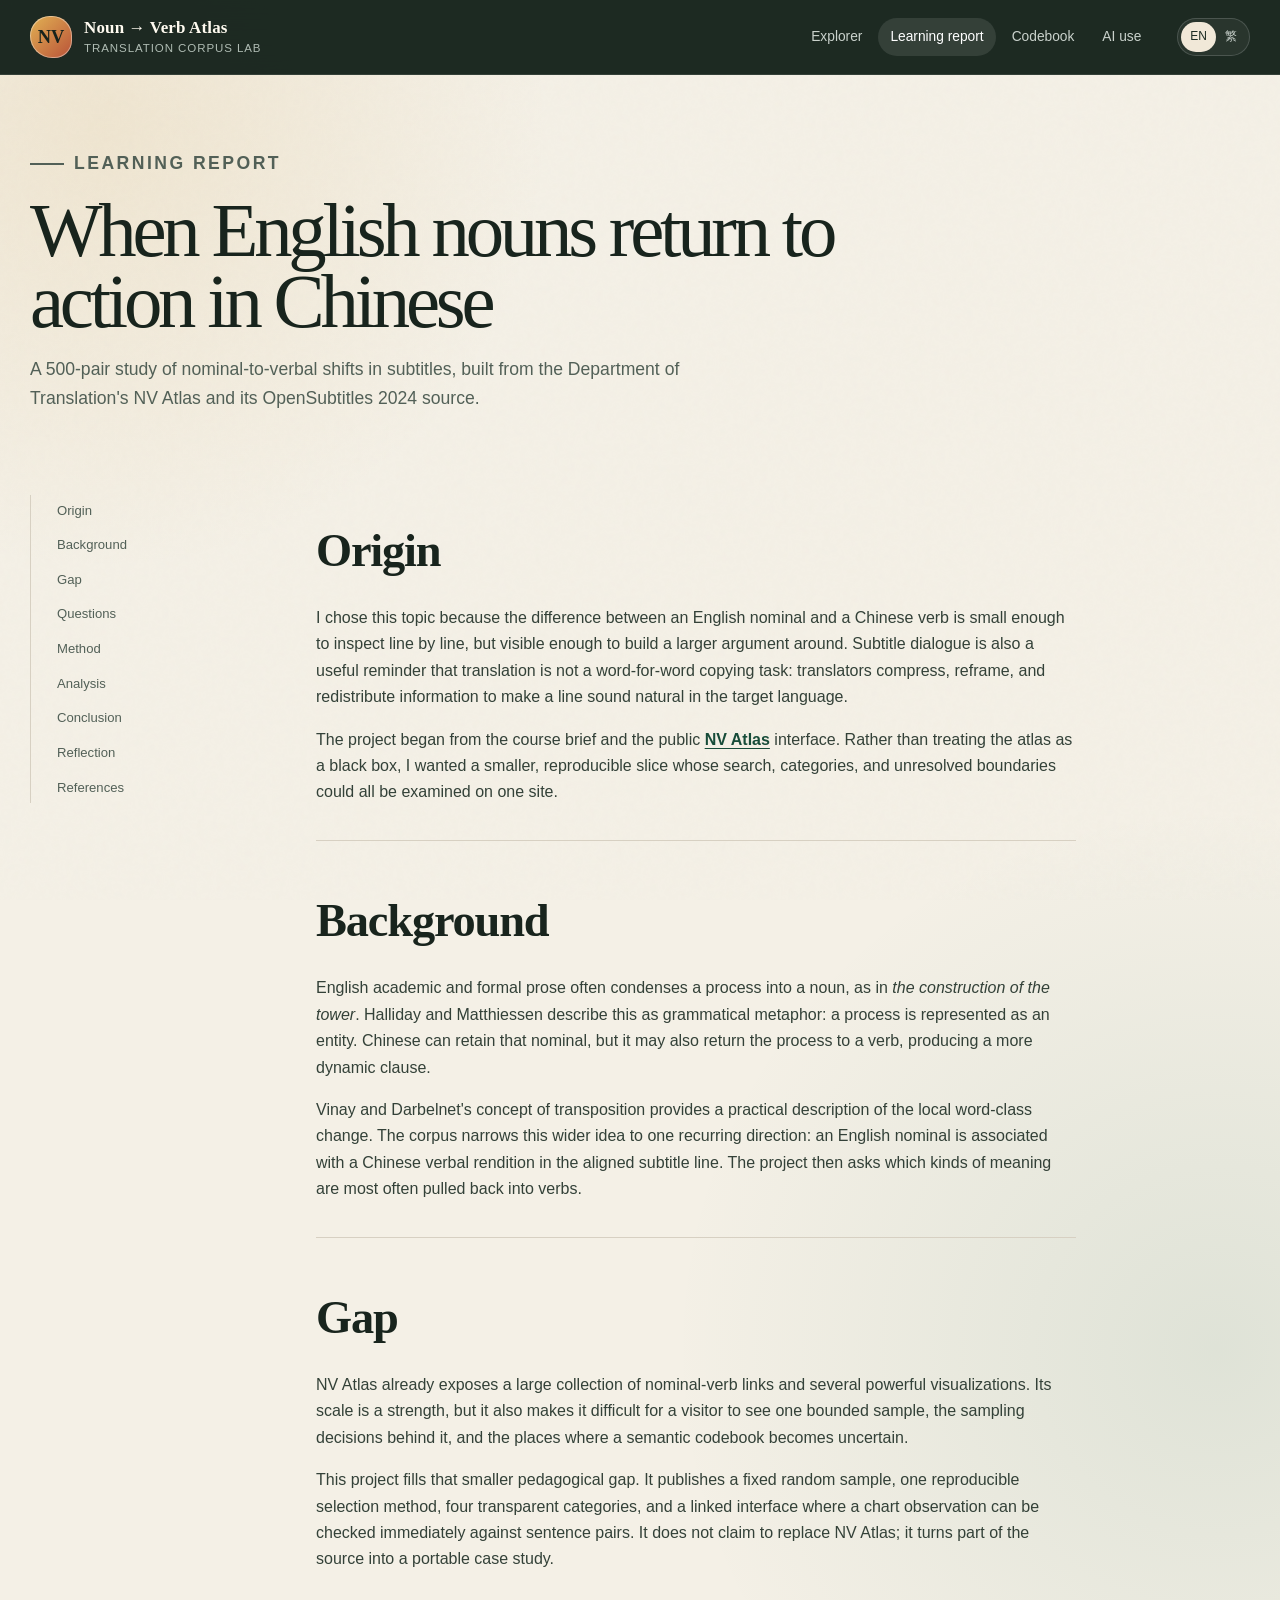
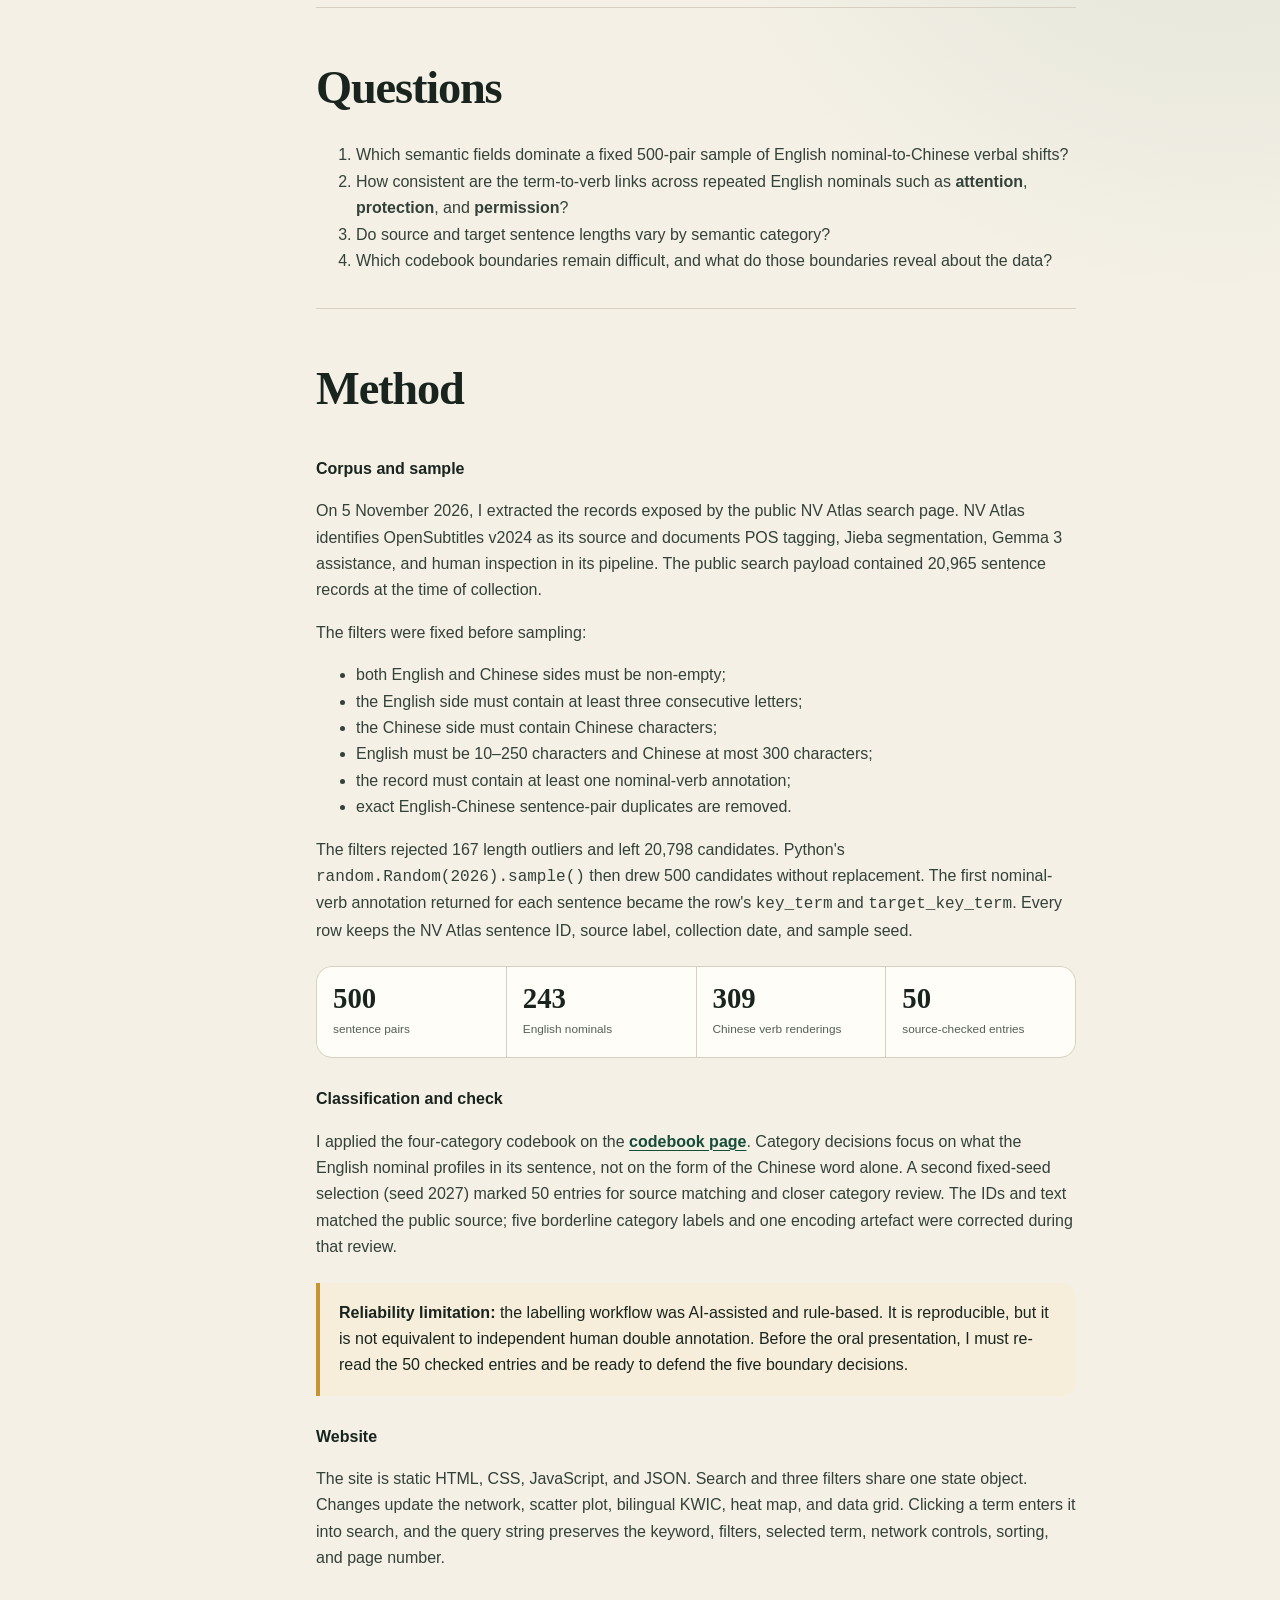
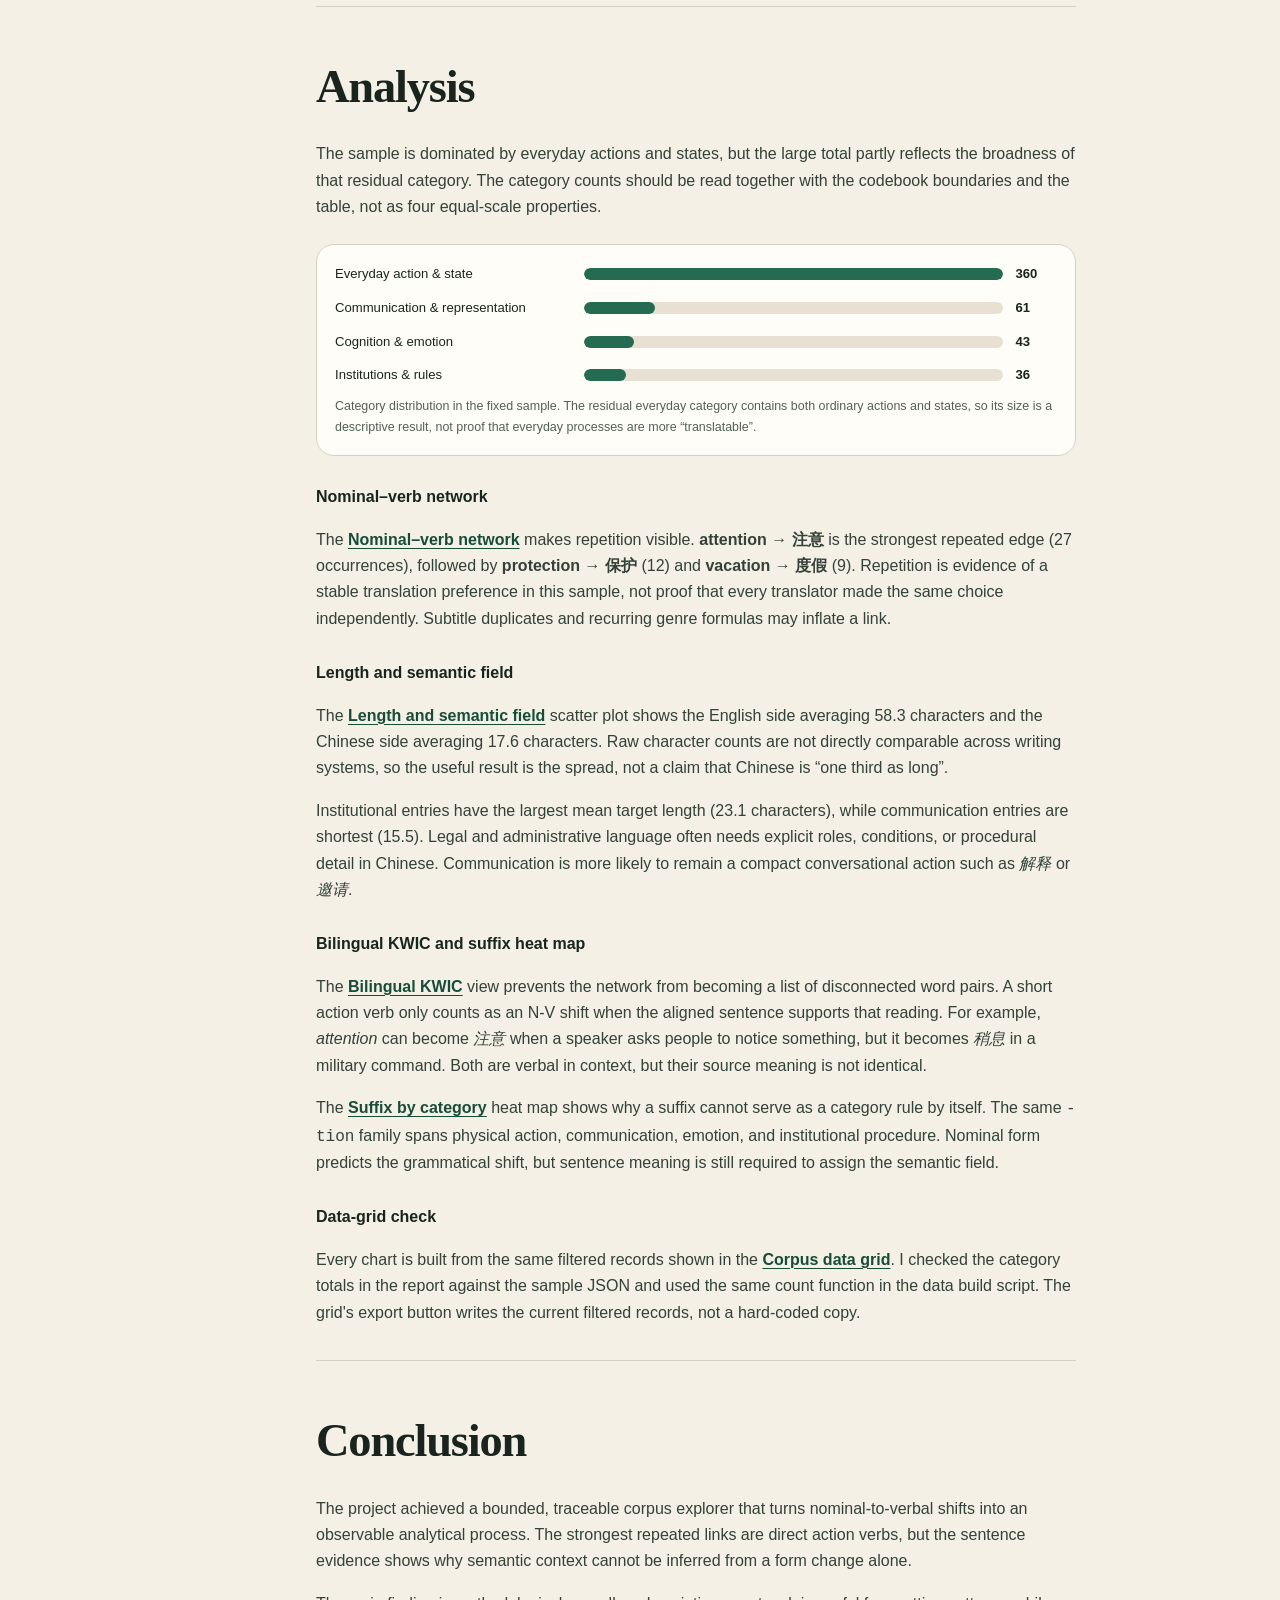
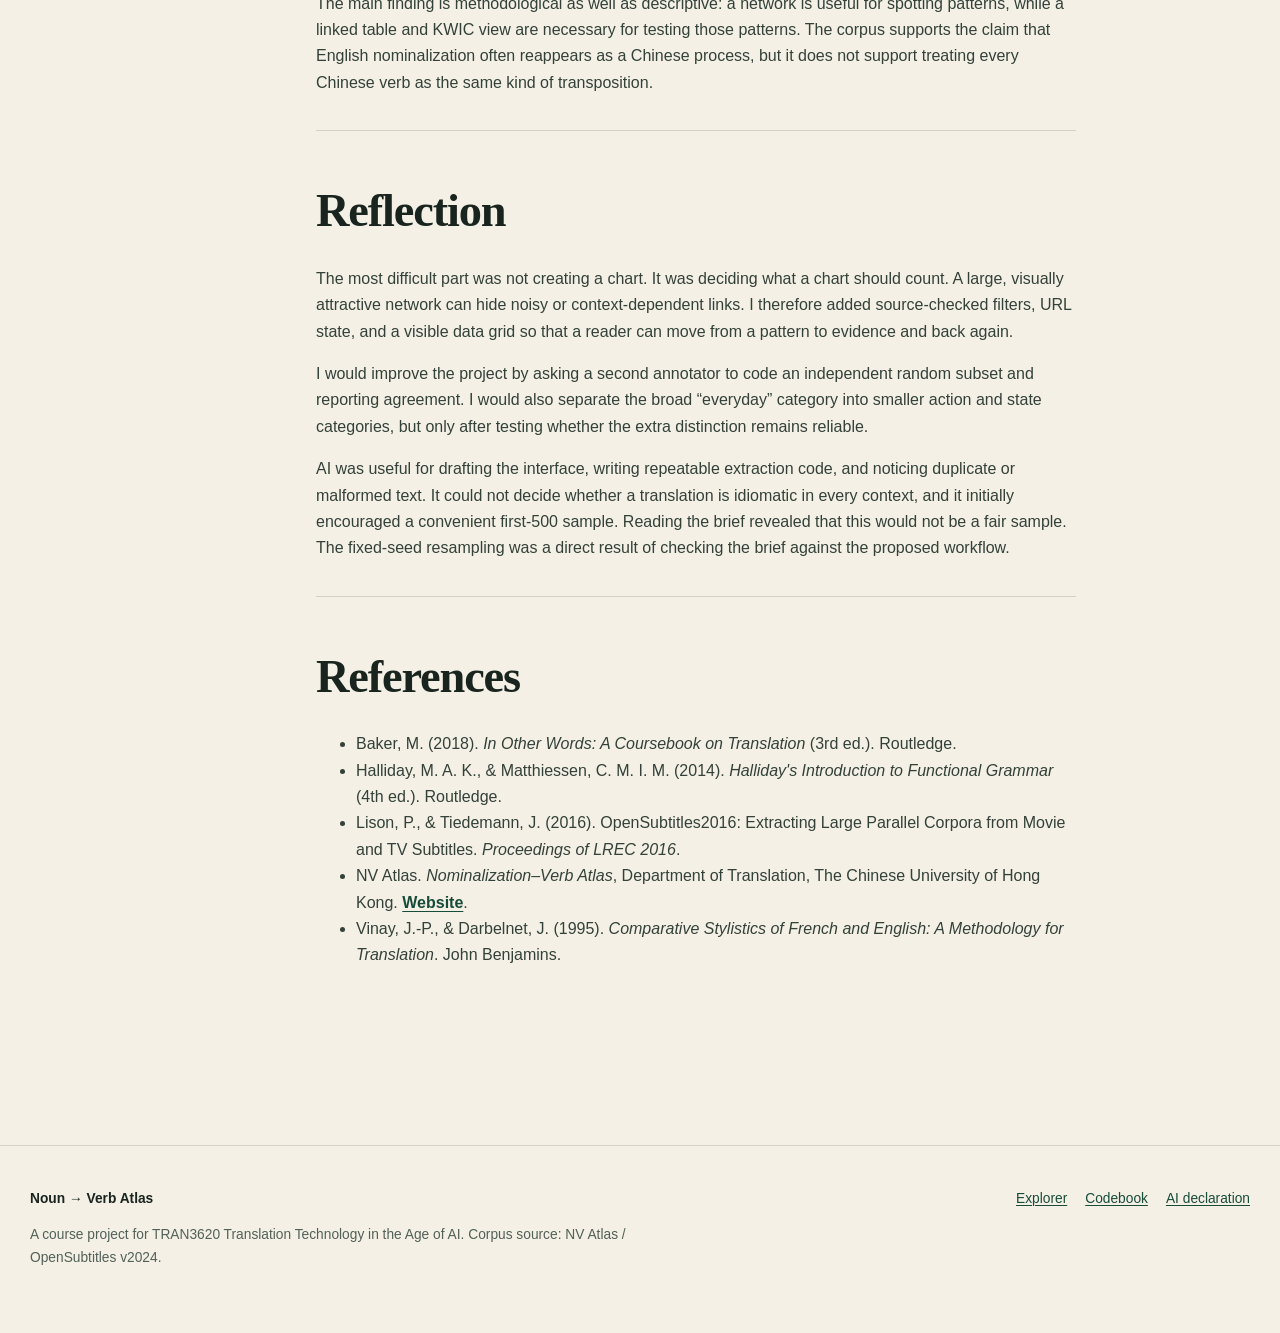
<file: report.html>
<!doctype html>
<html lang="en">
  <head>
    <meta charset="utf-8">
    <meta name="viewport" content="width=device-width, initial-scale=1">
    <meta name="description" content="Learning report for an English-Chinese subtitle corpus explorer.">
    <title>Learning Report | Noun → Verb Atlas</title>
    <link rel="icon" href="assets/favicon.svg" type="image/svg+xml">
    <link rel="stylesheet" href="assets/styles.css">
    <script src="assets/site.js" defer></script>
  </head>
  <body>
    <header class="site-header">
      <div class="header-inner">
        <a class="brand" href="index.html" aria-label="Noun to Verb Atlas home">
          <span class="brand-mark">NV</span>
          <span class="brand-copy">
            <strong>Noun → Verb Atlas</strong>
            <small data-i18n="brandSubtitle">Translation corpus lab</small>
          </span>
        </a>
        <button class="menu-toggle" type="button" aria-expanded="false" aria-controls="siteNav">☰</button>
        <nav class="site-nav" id="siteNav" aria-label="Primary navigation">
          <a href="index.html" data-i18n="navExplorer">Explorer</a>
          <a href="report.html" aria-current="page" data-i18n="navReport">Learning report</a>
          <a href="codebook.html" data-i18n="navCodebook">Codebook</a>
          <a href="ai-use.html" data-i18n="navAi">AI use</a>
        </nav>
        <div class="language-switch" role="group" aria-label="Interface language">
          <button type="button" data-lang="en" aria-pressed="true">EN</button>
          <button type="button" data-lang="zh" aria-pressed="false">繁</button>
        </div>
      </div>
    </header>

    <main class="page-shell">
      <div data-page-lang="en">
        <header class="report-hero">
          <p class="eyebrow">Learning report</p>
          <h1>When English nouns return to action in Chinese</h1>
          <p>
            A 500-pair study of nominal-to-verbal shifts in subtitles, built from the
            Department of Translation's NV Atlas and its OpenSubtitles 2024 source.
          </p>
        </header>

        <div class="report-layout">
          <nav class="report-toc" aria-label="Report contents">
            <a href="#origin">Origin</a>
            <a href="#background">Background</a>
            <a href="#gap">Gap</a>
            <a href="#questions">Questions</a>
            <a href="#method">Method</a>
            <a href="#analysis">Analysis</a>
            <a href="#conclusion">Conclusion</a>
            <a href="#reflection">Reflection</a>
            <a href="#references">References</a>
          </nav>

          <article class="report-body">
            <section class="report-section" id="origin">
              <h2>Origin</h2>
              <p>
                I chose this topic because the difference between an English nominal
                and a Chinese verb is small enough to inspect line by line, but visible
                enough to build a larger argument around. Subtitle dialogue is also a
                useful reminder that translation is not a word-for-word copying task:
                translators compress, reframe, and redistribute information to make a
                line sound natural in the target language.
              </p>
              <p>
                The project began from the course brief and the public
                <a href="https://nvatlas.tra.cuhk.edu.hk/" target="_blank" rel="noreferrer">NV Atlas</a>
                interface. Rather than treating the atlas as a black box, I wanted a
                smaller, reproducible slice whose search, categories, and unresolved
                boundaries could all be examined on one site.
              </p>
            </section>

            <section class="report-section" id="background">
              <h2>Background</h2>
              <p>
                English academic and formal prose often condenses a process into a
                noun, as in <em>the construction of the tower</em>. Halliday and
                Matthiessen describe this as grammatical metaphor: a process is
                represented as an entity. Chinese can retain that nominal, but it may
                also return the process to a verb, producing a more dynamic clause.
              </p>
              <p>
                Vinay and Darbelnet's concept of transposition provides a practical
                description of the local word-class change. The corpus narrows this
                wider idea to one recurring direction: an English nominal is associated
                with a Chinese verbal rendition in the aligned subtitle line. The project
                then asks which kinds of meaning are most often pulled back into verbs.
              </p>
            </section>

            <section class="report-section" id="gap">
              <h2>Gap</h2>
              <p>
                NV Atlas already exposes a large collection of nominal-verb links and
                several powerful visualizations. Its scale is a strength, but it also
                makes it difficult for a visitor to see one bounded sample, the sampling
                decisions behind it, and the places where a semantic codebook becomes
                uncertain.
              </p>
              <p>
                This project fills that smaller pedagogical gap. It publishes a fixed
                random sample, one reproducible selection method, four transparent
                categories, and a linked interface where a chart observation can be
                checked immediately against sentence pairs. It does not claim to replace
                NV Atlas; it turns part of the source into a portable case study.
              </p>
            </section>

            <section class="report-section" id="questions">
              <h2>Questions</h2>
              <ol>
                <li>
                  Which semantic fields dominate a fixed 500-pair sample of English
                  nominal-to-Chinese verbal shifts?
                </li>
                <li>
                  How consistent are the term-to-verb links across repeated English
                  nominals such as <strong>attention</strong>, <strong>protection</strong>,
                  and <strong>permission</strong>?
                </li>
                <li>
                  Do source and target sentence lengths vary by semantic category?
                </li>
                <li>
                  Which codebook boundaries remain difficult, and what do those
                  boundaries reveal about the data?
                </li>
              </ol>
            </section>

            <section class="report-section" id="method">
              <h2>Method</h2>
              <h3>Corpus and sample</h3>
              <p>
                On 5 November 2026, I extracted the records exposed by the public NV
                Atlas search page. NV Atlas identifies OpenSubtitles v2024 as its source
                and documents POS tagging, Jieba segmentation, Gemma 3 assistance, and
                human inspection in its pipeline. The public search payload contained
                20,965 sentence records at the time of collection.
              </p>
              <p>The filters were fixed before sampling:</p>
              <ul>
                <li>both English and Chinese sides must be non-empty;</li>
                <li>the English side must contain at least three consecutive letters;</li>
                <li>the Chinese side must contain Chinese characters;</li>
                <li>English must be 10–250 characters and Chinese at most 300 characters;</li>
                <li>the record must contain at least one nominal-verb annotation;</li>
                <li>exact English-Chinese sentence-pair duplicates are removed.</li>
              </ul>
              <p>
                The filters rejected 167 length outliers and left 20,798 candidates.
                Python's <span class="mono">random.Random(2026).sample()</span> then drew
                500 candidates without replacement. The first nominal-verb annotation
                returned for each sentence became the row's <span class="mono">key_term</span>
                and <span class="mono">target_key_term</span>. Every row keeps the NV
                Atlas sentence ID, source label, collection date, and sample seed.
              </p>

              <div class="stat-strip" aria-label="Corpus summary">
                <div><strong>500</strong><span>sentence pairs</span></div>
                <div><strong>243</strong><span>English nominals</span></div>
                <div><strong>309</strong><span>Chinese verb renderings</span></div>
                <div><strong>50</strong><span>source-checked entries</span></div>
              </div>

              <h3>Classification and check</h3>
              <p>
                I applied the four-category codebook on the
                <a href="codebook.html">codebook page</a>. Category decisions focus on
                what the English nominal profiles in its sentence, not on the form of
                the Chinese word alone. A second fixed-seed selection (seed 2027) marked
                50 entries for source matching and closer category review. The IDs and
                text matched the public source; five borderline category labels and one
                encoding artefact were corrected during that review.
              </p>
              <div class="callout">
                <strong>Reliability limitation:</strong> the labelling workflow was
                AI-assisted and rule-based. It is reproducible, but it is not equivalent
                to independent human double annotation. Before the oral presentation,
                I must re-read the 50 checked entries and be ready to defend the five
                boundary decisions.
              </div>

              <h3>Website</h3>
              <p>
                The site is static HTML, CSS, JavaScript, and JSON. Search and three
                filters share one state object. Changes update the network, scatter
                plot, bilingual KWIC, heat map, and data grid. Clicking a term enters it
                into search, and the query string preserves the keyword, filters,
                selected term, network controls, sorting, and page number.
              </p>
            </section>

            <section class="report-section" id="analysis">
              <h2>Analysis</h2>
              <p>
                The sample is dominated by everyday actions and states, but the large
                total partly reflects the broadness of that residual category. The
                category counts should be read together with the codebook boundaries and
                the table, not as four equal-scale properties.
              </p>
              <figure class="figure-card">
                <div class="bar-list" aria-label="Category distribution">
                  <div class="bar-row">
                    <span>Everyday action &amp; state</span>
                    <div class="bar-track"><div class="bar-fill" style="width: 100%"></div></div>
                    <strong>360</strong>
                  </div>
                  <div class="bar-row">
                    <span>Communication &amp; representation</span>
                    <div class="bar-track"><div class="bar-fill" style="width: 16.9%"></div></div>
                    <strong>61</strong>
                  </div>
                  <div class="bar-row">
                    <span>Cognition &amp; emotion</span>
                    <div class="bar-track"><div class="bar-fill" style="width: 11.9%"></div></div>
                    <strong>43</strong>
                  </div>
                  <div class="bar-row">
                    <span>Institutions &amp; rules</span>
                    <div class="bar-track"><div class="bar-fill" style="width: 10%"></div></div>
                    <strong>36</strong>
                  </div>
                </div>
                <figcaption>
                  Category distribution in the fixed sample. The residual everyday
                  category contains both ordinary actions and states, so its size is a
                  descriptive result, not proof that everyday processes are more
                  “translatable”.
                </figcaption>
              </figure>

              <h3>Nominal–verb network</h3>
              <p>
                The <a href="index.html#explorer">Nominal–verb network</a> makes
                repetition visible. <strong>attention → 注意</strong> is the strongest
                repeated edge (27 occurrences), followed by
                <strong>protection → 保护</strong> (12) and
                <strong>vacation → 度假</strong> (9). Repetition is evidence of a stable
                translation preference in this sample, not proof that every translator
                made the same choice independently. Subtitle duplicates and recurring
                genre formulas may inflate a link.
              </p>

              <h3>Length and semantic field</h3>
              <p>
                The <a href="index.html#explorer">Length and semantic field</a> scatter
                plot shows the English side averaging 58.3 characters and the Chinese
                side averaging 17.6 characters. Raw character counts are not directly
                comparable across writing systems, so the useful result is the spread,
                not a claim that Chinese is “one third as long”.
              </p>
              <p>
                Institutional entries have the largest mean target length (23.1
                characters), while communication entries are shortest (15.5). Legal and
                administrative language often needs explicit roles, conditions, or
                procedural detail in Chinese. Communication is more likely to remain a
                compact conversational action such as <em>解释</em> or <em>邀请</em>.
              </p>

              <h3>Bilingual KWIC and suffix heat map</h3>
              <p>
                The <a href="index.html#explorer">Bilingual KWIC</a> view prevents the
                network from becoming a list of disconnected word pairs. A short action
                verb only counts as an N-V shift when the aligned sentence supports that
                reading. For example, <em>attention</em> can become <em>注意</em> when a
                speaker asks people to notice something, but it becomes <em>稍息</em> in
                a military command. Both are verbal in context, but their source meaning
                is not identical.
              </p>
              <p>
                The <a href="index.html#explorer">Suffix by category</a> heat map shows
                why a suffix cannot serve as a category rule by itself. The same
                <span class="mono">-tion</span> family spans physical action,
                communication, emotion, and institutional procedure. Nominal form
                predicts the grammatical shift, but sentence meaning is still required
                to assign the semantic field.
              </p>

              <h3>Data-grid check</h3>
              <p>
                Every chart is built from the same filtered records shown in the
                <a href="index.html#explorer">Corpus data grid</a>. I checked the
                category totals in the report against the sample JSON and used the same
                count function in the data build script. The grid's export button writes
                the current filtered records, not a hard-coded copy.
              </p>
            </section>

            <section class="report-section" id="conclusion">
              <h2>Conclusion</h2>
              <p>
                The project achieved a bounded, traceable corpus explorer that turns
                nominal-to-verbal shifts into an observable analytical process. The
                strongest repeated links are direct action verbs, but the sentence
                evidence shows why semantic context cannot be inferred from a form
                change alone.
              </p>
              <p>
                The main finding is methodological as well as descriptive: a network is
                useful for spotting patterns, while a linked table and KWIC view are
                necessary for testing those patterns. The corpus supports the claim that
                English nominalization often reappears as a Chinese process, but it does
                not support treating every Chinese verb as the same kind of
                transposition.
              </p>
            </section>

            <section class="report-section" id="reflection">
              <h2>Reflection</h2>
              <p>
                The most difficult part was not creating a chart. It was deciding what a
                chart should count. A large, visually attractive network can hide noisy
                or context-dependent links. I therefore added source-checked filters,
                URL state, and a visible data grid so that a reader can move from a
                pattern to evidence and back again.
              </p>
              <p>
                I would improve the project by asking a second annotator to code an
                independent random subset and reporting agreement. I would also separate
                the broad “everyday” category into smaller action and state categories,
                but only after testing whether the extra distinction remains reliable.
              </p>
              <p>
                AI was useful for drafting the interface, writing repeatable extraction
                code, and noticing duplicate or malformed text. It could not decide
                whether a translation is idiomatic in every context, and it initially
                encouraged a convenient first-500 sample. Reading the brief revealed
                that this would not be a fair sample. The fixed-seed resampling was a
                direct result of checking the brief against the proposed workflow.
              </p>
            </section>

            <section class="report-section" id="references">
              <h2>References</h2>
              <ul>
                <li>
                  Baker, M. (2018). <em>In Other Words: A Coursebook on Translation</em>
                  (3rd ed.). Routledge.
                </li>
                <li>
                  Halliday, M. A. K., &amp; Matthiessen, C. M. I. M. (2014).
                  <em>Halliday's Introduction to Functional Grammar</em> (4th ed.).
                  Routledge.
                </li>
                <li>
                  Lison, P., &amp; Tiedemann, J. (2016). OpenSubtitles2016: Extracting
                  Large Parallel Corpora from Movie and TV Subtitles.
                  <em>Proceedings of LREC 2016</em>.
                </li>
                <li>
                  NV Atlas. <em>Nominalization–Verb Atlas</em>, Department of
                  Translation, The Chinese University of Hong Kong.
                  <a href="https://nvatlas.tra.cuhk.edu.hk/" target="_blank" rel="noreferrer">Website</a>.
                </li>
                <li>
                  Vinay, J.-P., &amp; Darbelnet, J. (1995).
                  <em>Comparative Stylistics of French and English: A Methodology for Translation</em>.
                  John Benjamins.
                </li>
              </ul>
            </section>
          </article>
        </div>
      </div>

      <div data-page-lang="zh" hidden>
        <header class="report-hero">
          <p class="eyebrow">學習報告</p>
          <h1>當英語名詞在中文裏重新變成行動</h1>
          <p>
            以翻譯系 NV Atlas 及其 OpenSubtitles 2024 語料為基礎，研究字幕中
            500 組「英語名詞轉為中文動詞」的句對。
          </p>
        </header>

        <div class="report-layout">
          <nav class="report-toc" aria-label="報告目錄">
            <a href="#zh-origin">緣起</a>
            <a href="#zh-background">背景</a>
            <a href="#zh-gap">研究缺口</a>
            <a href="#zh-questions">研究問題</a>
            <a href="#zh-method">方法</a>
            <a href="#zh-analysis">分析</a>
            <a href="#zh-conclusion">結論</a>
            <a href="#zh-reflection">反思</a>
            <a href="#zh-references">參考文獻</a>
          </nav>

          <article class="report-body">
            <section class="report-section" id="zh-origin">
              <h2>緣起</h2>
              <p>
                我選擇這個題目，是因為英語名詞與中文動詞之間的差異既小得可以逐句
                檢查，又明顯得足以支撐一個小型研究。字幕對話亦提醒我：翻譯不是把
                詞語逐字搬過去，而是因應語氣、節奏與語境，壓縮、重組及重新分配訊息。
              </p>
              <p>
                專案由課程要求和公開的
                <a href="https://nvatlas.tra.cuhk.edu.hk/" target="_blank" rel="noreferrer">NV Atlas</a>
                開始。我不想只把這個大型平台當成黑盒，而是抽取一個較小、可重現的
                樣本，把搜尋、分類與仍然模糊的界線放在同一個網站上檢查。
              </p>
            </section>

            <section class="report-section" id="zh-background">
              <h2>背景</h2>
              <p>
                英語書面語常把過程壓縮成名詞，例如
                <em>the construction of the tower</em>。Halliday 與 Matthiessen
                將這種現象理解為語法隱喻：把過程重新表述為實體。中文可以保留名詞，
                也可以把過程放回動詞位置，令句子更有動態感。
              </p>
              <p>
                Vinay 與 Darbelnet 的「詞性轉換」概念，為這種局部詞類變化提供了
                實用描述。本語料把範圍收窄到一個固定方向：在對齊的字幕句中，英語
                名詞與中文動詞譯法形成連結。接着要問的是，哪一類意義最常被放回動詞。
              </p>
            </section>

            <section class="report-section" id="zh-gap">
              <h2>研究缺口</h2>
              <p>
                NV Atlas 已提供大量名詞—動詞連結及多種視覺化。它的規模是優點，卻也
                令訪客較難看清一個有明確界線的樣本、抽樣決定，以及分類碼本在哪些
                地方出現不確定性。
              </p>
              <p>
                本專案填補的是較小的教學缺口：公開固定隨機樣本、可重現的篩選方法、
                四項透明分類，以及讓圖表觀察可以直接回到句對核對的連動介面。它不是
                NV Atlas 的替代品，而是把部分來源語料整理成可攜的個案研究。
              </p>
            </section>

            <section class="report-section" id="zh-questions">
              <h2>研究問題</h2>
              <ol>
                <li>在固定的 500 組樣本中，哪個語意場最常出現英語名詞轉為中文動詞？</li>
                <li>重複名詞如 attention、protection、permission 的名詞—動詞連結有多一致？</li>
                <li>原文與譯文的句長是否因語意類別而不同？</li>
                <li>哪些碼本界線最難劃分？這些模糊處反映了甚麼？</li>
              </ol>
            </section>

            <section class="report-section" id="zh-method">
              <h2>方法</h2>
              <h3>語料與抽樣</h3>
              <p>
                2026 年 11 月 5 日，我抽取公開 NV Atlas 搜尋頁所載的語料紀錄。
                NV Atlas 列明資料來源為 OpenSubtitles 2024，並在方法說明中提及詞性
                標註、Jieba 分詞、Gemma 3 輔助及人工檢查。抽取當日頁面載有
                20,965 組句對紀錄。
              </p>
              <p>抽樣前已固定以下篩選條件：</p>
              <ul>
                <li>英語與中文兩側均不可為空；</li>
                <li>英語至少有三個連續英文字母；</li>
                <li>中文一側必須含中文字元；</li>
                <li>英語句長為 10–250 字元，中文最多 300 字元；</li>
                <li>紀錄至少有一組名詞—動詞標註；</li>
                <li>刪除完全相同的英中句對。</li>
              </ul>
              <p>
                長度條件排除 167 項極端紀錄，剩下 20,798 個候選。其後以 Python 的
                <span class="mono">random.Random(2026).sample()</span>
                不重複抽取 500 組。每條紀錄採用 NV Atlas 傳回的第一組名詞—動詞標註，
                作為 <span class="mono">key_term</span> 及
                <span class="mono">target_key_term</span>。資料保留句對編號、來源、
                收集日期及隨機種子。
              </p>

              <div class="stat-strip" aria-label="語料摘要">
                <div><strong>500</strong><span>句對</span></div>
                <div><strong>243</strong><span>英語名詞</span></div>
                <div><strong>309</strong><span>中文動詞譯法</span></div>
                <div><strong>50</strong><span>已核對來源的條目</span></div>
              </div>

              <h3>分類與核對</h3>
              <p>
                四類語意碼本見
                <a href="codebook.html">分類碼本頁</a>。分類以英語名詞在句中所側重的
                意義為準，而非只看中文詞形。其後以另一固定種子 2027 選出 50 條，
                對照公開來源並重新檢查分類。句對編號和文字與來源相符；檢查期間修改了
                五個邊界標籤，並修正一個編碼異常。
              </p>
              <div class="callout">
                <strong>信度限制：</strong>標註流程由 AI 協助並以規則實行。它可以
                重現，但不等同獨立的人類雙重標註。口頭報告前，我仍需親自重讀 50 條
                已核對紀錄，並能解釋五個邊界決定。
              </div>

              <h3>網站</h3>
              <p>
                網站由靜態 HTML、CSS、JavaScript 與 JSON 組成。搜尋及三個篩選條件
                共用同一個狀態物件，任何變動都會更新網絡、散點圖、雙語 KWIC、熱圖
                和資料表。點擊詞語會把它送入搜尋；網址會保存關鍵字、篩選、已選詞語、
                網絡控制、排序和頁碼。
              </p>
            </section>

            <section class="report-section" id="zh-analysis">
              <h2>分析</h2>
              <p>
                樣本以日常行動與狀態居多，但這個大類本身很寬，因此總數不能直接解釋為
                「日常過程更容易轉換」。類別數字必須與碼本界線及資料表一起閱讀。
              </p>
              <figure class="figure-card">
                <div class="bar-list" aria-label="類別分佈">
                  <div class="bar-row">
                    <span>日常行動與狀態</span>
                    <div class="bar-track"><div class="bar-fill" style="width: 100%"></div></div>
                    <strong>360</strong>
                  </div>
                  <div class="bar-row">
                    <span>溝通與再現</span>
                    <div class="bar-track"><div class="bar-fill" style="width: 16.9%"></div></div>
                    <strong>61</strong>
                  </div>
                  <div class="bar-row">
                    <span>認知與情感</span>
                    <div class="bar-track"><div class="bar-fill" style="width: 11.9%"></div></div>
                    <strong>43</strong>
                  </div>
                  <div class="bar-row">
                    <span>制度與規則</span>
                    <div class="bar-track"><div class="bar-fill" style="width: 10%"></div></div>
                    <strong>36</strong>
                  </div>
                </div>
                <figcaption>
                  固定樣本的類別分佈。「日常」是包含普通行動和狀態的剩餘大類，
                  因此其數量只是描述性結果，不能證明這類過程較容易翻譯。
                </figcaption>
              </figure>

              <h3>名詞—動詞網絡</h3>
              <p>
                <a href="index.html#explorer">名詞—動詞網絡</a>顯示重複連結。
                <strong>attention → 注意</strong> 是最強的固定連線（27 次），
                其次是 <strong>protection → 保護</strong>（12 次）及
                <strong>vacation → 度假</strong>（9 次）。這反映本樣本中穩定的翻譯
                傾向，但不同字幕譯者不一定獨立作出相同選擇；重複字幕與類型化對白亦
                可能令連結次數偏高。
              </p>

              <h3>長度與語意場</h3>
              <p>
                <a href="index.html#explorer">長度與語意場</a>散點圖中，英語句平均
                58.3 個字元，中文句平均 17.6 個字元。兩種書寫系統的字元不能直接對等，
                因此重點是分佈和離散程度，而不是「中文只有英文三分一長」的結論。
              </p>
              <p>
                制度類譯句平均最長（23.1 字元），溝通類最短（15.5 字元）。
                法律與行政語言有時要在中文明示角色、條件或程序；溝通動詞則較常保持
                精簡，例如 <em>解釋</em> 或 <em>邀請</em>。
              </p>

              <h3>雙語 KWIC 與字尾熱圖</h3>
              <p>
                <a href="index.html#explorer">雙語關鍵詞語境</a>防止網絡只是一堆
                脫離上下文的詞對。簡短中文動詞只有在對齊句支持下，才算名詞轉動詞的
                例子。例如 <em>attention</em> 在提醒別人留意時譯為 <em>注意</em>，
                但在軍事口令中可譯為 <em>稍息</em>。兩者都是語境中的動詞，但來源意義
                不完全相同。
              </p>
              <p>
                <a href="index.html#explorer">字尾與類別</a>熱圖說明：單憑字尾不能
                決定語意類別。同屬 <span class="mono">-tion</span> 的詞可以分佈在
                物理行動、溝通、情感及制度程序之中。名詞形式能預測詞類轉換，
                但仍須依句子意義判斷語意場。
              </p>

              <h3>資料表核對</h3>
              <p>
                所有圖表都使用<a href="index.html#explorer">語料資料表</a>中的同一批
                篩選紀錄。我以建構資料的同一套計數函數核對報告中的類別總數。資料表的
                匯出按鈕寫出目前篩選結果，而不是固定副本。
              </p>
            </section>

            <section class="report-section" id="zh-conclusion">
              <h2>結論</h2>
              <p>
                本專案建立了一個有明確範圍、來源可追溯的名詞—動詞語料探索器，
                把英語名詞轉為中文動詞的現象變成可觀察的分析過程。最強的重複連線
                多為直接行動動詞，但句子證據說明，不能只憑詞性改變推斷語意。
              </p>
              <p>
                主要發現既有描述意義，也有方法意義：網絡有助發現規律，但必須配合
                資料表與 KWIC 才能檢驗規律。語料支持「英語名詞化常以中文過程重新
                出現」的說法，卻不支持把所有中文動詞都視為同一類詞性轉換。
              </p>
            </section>

            <section class="report-section" id="zh-reflection">
              <h2>反思</h2>
              <p>
                最困難的部分不是畫圖，而是決定圖表究竟要計算甚麼。華麗而龐大的網絡
                可以掩蓋含糊或依賴語境的連線。因此我加入來源核對篩選、網址狀態及可見
                的資料表，讓讀者能在規律與證據之間往返。
              </p>
              <p>
                下一步應請第二位標註者獨立分類一個隨機子集，並報告一致率。我也想把
                「日常」大類分成較小的行動與狀態類別，但必須先測試新增區分是否仍然可靠。
              </p>
              <p>
                AI 有助草擬介面、編寫可重複的抽取程式，以及發現重複或受損文字；但它
                不能替我判斷每個譯法在語境中是否自然。它最初也採用了方便但不公平的
                「首 500 條」資料。閱讀作業要求後，我才發現這不符合抽樣原則；改用
                固定種子重新抽樣，正是把作業要求與工作流程逐項核對的結果。
              </p>
            </section>

            <section class="report-section" id="zh-references">
              <h2>參考文獻</h2>
              <ul>
                <li>Baker, M. (2018). <em>In Other Words: A Coursebook on Translation</em> (3rd ed.). Routledge.</li>
                <li>Halliday, M. A. K., &amp; Matthiessen, C. M. I. M. (2014). <em>Halliday's Introduction to Functional Grammar</em> (4th ed.). Routledge.</li>
                <li>Lison, P., &amp; Tiedemann, J. (2016). OpenSubtitles2016: Extracting Large Parallel Corpora from Movie and TV Subtitles. <em>Proceedings of LREC 2016</em>.</li>
                <li>NV Atlas. <em>Nominalization–Verb Atlas</em>, Department of Translation, The Chinese University of Hong Kong. <a href="https://nvatlas.tra.cuhk.edu.hk/" target="_blank" rel="noreferrer">網站</a>.</li>
                <li>Vinay, J.-P., &amp; Darbelnet, J. (1995). <em>Comparative Stylistics of French and English: A Methodology for Translation</em>. John Benjamins.</li>
              </ul>
            </section>
          </article>
        </div>
      </div>
    </main>

    <footer class="footer">
      <div class="footer-inner">
        <div>
          <strong data-i18n="footerTitle">Noun → Verb Atlas</strong>
          <p data-i18n="footerText">
            A course project for TRAN3620 Translation Technology in the Age of AI.
            Corpus source: NV Atlas / OpenSubtitles v2024.
          </p>
        </div>
        <div class="footer-links">
          <a href="index.html" data-i18n="navExplorer">Explorer</a>
          <a href="codebook.html" data-i18n="navCodebook">Codebook</a>
          <a href="ai-use.html" data-i18n="footerDeclaration">AI declaration</a>
        </div>
      </div>
    </footer>
  </body>
</html>
</file>
<file: assets/styles.css>
:root {
  --paper: #f4f0e6;
  --paper-deep: #e8e1d3;
  --surface: #fffdf8;
  --surface-muted: #f8f4ea;
  --ink: #18241d;
  --ink-soft: #526057;
  --line: #d7d0c2;
  --green: #246b52;
  --green-dark: #174c39;
  --coral: #bf593e;
  --gold: #c89332;
  --red: #9d443d;
  --blue: #4b7089;
  --shadow: 0 18px 50px rgba(32, 43, 35, 0.1);
  --radius-lg: 28px;
  --radius-md: 18px;
  --radius-sm: 12px;
  --max: 1220px;
  --sans: "Aptos", "Segoe UI", "Noto Sans TC", "Microsoft JhengHei", sans-serif;
  --serif: "Iowan Old Style", "Palatino Linotype", "Noto Serif TC", serif;
}

* {
  box-sizing: border-box;
}

html {
  scroll-behavior: smooth;
  scroll-padding-top: 90px;
}

body {
  margin: 0;
  background:
    radial-gradient(circle at 8% 2%, rgba(200, 147, 50, 0.12), transparent 28rem),
    radial-gradient(circle at 95% 22%, rgba(36, 107, 82, 0.1), transparent 34rem),
    var(--paper);
  color: var(--ink);
  font-family: var(--sans);
  line-height: 1.65;
  min-height: 100vh;
}

body::before {
  content: "";
  position: fixed;
  inset: 0;
  pointer-events: none;
  opacity: 0.22;
  background-image: url("data:image/svg+xml,%3Csvg viewBox='0 0 160 160' xmlns='http://www.w3.org/2000/svg'%3E%3Cfilter id='n'%3E%3CfeTurbulence type='fractalNoise' baseFrequency='.82' numOctaves='2' stitchTiles='stitch'/%3E%3C/filter%3E%3Crect width='100%25' height='100%25' filter='url(%23n)' opacity='.09'/%3E%3C/svg%3E");
  z-index: -1;
}

a {
  color: var(--green-dark);
  text-decoration-thickness: 1px;
  text-underline-offset: 0.18em;
}

button,
input,
select {
  font: inherit;
}

button {
  cursor: pointer;
}

button:focus-visible,
input:focus-visible,
select:focus-visible,
a:focus-visible {
  outline: 3px solid rgba(191, 89, 62, 0.35);
  outline-offset: 3px;
}

.site-header {
  position: sticky;
  top: 0;
  z-index: 50;
  border-bottom: 1px solid rgba(255, 255, 255, 0.1);
  background: rgba(20, 34, 27, 0.96);
  color: #f8f4e9;
  backdrop-filter: blur(18px);
}

.header-inner {
  width: min(var(--max), calc(100% - 32px));
  min-height: 74px;
  margin: 0 auto;
  display: flex;
  align-items: center;
  gap: 24px;
}

.brand {
  display: flex;
  align-items: center;
  gap: 12px;
  color: #fffaf0;
  text-decoration: none;
  white-space: nowrap;
}

.brand-mark {
  width: 42px;
  height: 42px;
  display: grid;
  place-items: center;
  border-radius: 50% 50% 44% 56%;
  background: linear-gradient(135deg, #e2b254, #b95238);
  color: #17231c;
  font-family: var(--serif);
  font-weight: 800;
  font-size: 1.15rem;
  box-shadow: inset 0 0 0 1px rgba(255, 255, 255, 0.4);
}

.brand-copy {
  display: grid;
  line-height: 1.1;
}

.brand-copy strong {
  font-family: var(--serif);
  font-size: 1.06rem;
  letter-spacing: 0.01em;
}

.brand-copy small {
  margin-top: 5px;
  color: #afbbb3;
  font-size: 0.72rem;
  letter-spacing: 0.08em;
  text-transform: uppercase;
}

.site-nav {
  display: flex;
  align-items: center;
  gap: 4px;
  margin-left: auto;
}

.site-nav a {
  border-radius: 999px;
  padding: 8px 12px;
  color: #cad2cc;
  text-decoration: none;
  font-size: 0.86rem;
  transition: 160ms ease;
}

.site-nav a:hover,
.site-nav a[aria-current="page"] {
  background: rgba(255, 255, 255, 0.1);
  color: #fff;
}

.language-switch {
  display: flex;
  padding: 3px;
  border: 1px solid rgba(255, 255, 255, 0.16);
  border-radius: 999px;
  background: rgba(255, 255, 255, 0.05);
}

.language-switch button {
  border: 0;
  border-radius: 999px;
  padding: 5px 9px;
  background: transparent;
  color: #c8d0ca;
  font-size: 0.75rem;
}

.language-switch button.active {
  background: #f1e8d8;
  color: #1c2c23;
}

.menu-toggle {
  display: none;
  border: 1px solid rgba(255, 255, 255, 0.2);
  border-radius: 10px;
  padding: 6px 10px;
  background: transparent;
  color: white;
}

.page-shell {
  width: min(var(--max), calc(100% - 32px));
  margin: 0 auto;
}

.hero {
  min-height: 520px;
  display: grid;
  grid-template-columns: minmax(0, 1.45fr) minmax(290px, 0.72fr);
  gap: clamp(36px, 7vw, 96px);
  align-items: center;
  padding: 74px 0 66px;
}

.eyebrow {
  display: flex;
  align-items: center;
  gap: 10px;
  margin: 0 0 18px;
  color: var(--coral);
  font-size: 0.76rem;
  font-weight: 750;
  letter-spacing: 0.14em;
  text-transform: uppercase;
}

.eyebrow::before {
  content: "";
  width: 34px;
  height: 2px;
  background: currentColor;
}

.hero h1,
.report-hero h1 {
  margin: 0;
  font-family: var(--serif);
  font-size: clamp(3rem, 7vw, 6.4rem);
  font-weight: 500;
  letter-spacing: -0.055em;
  line-height: 0.92;
}

.hero h1 em {
  display: block;
  color: var(--green);
  font-weight: 600;
}

.hero-lede {
  max-width: 720px;
  margin: 26px 0 0;
  color: var(--ink-soft);
  font-size: clamp(1rem, 1.6vw, 1.18rem);
}

.hero-actions {
  display: flex;
  flex-wrap: wrap;
  gap: 12px;
  margin-top: 28px;
}

.button {
  display: inline-flex;
  align-items: center;
  justify-content: center;
  gap: 8px;
  min-height: 44px;
  border: 1px solid transparent;
  border-radius: 999px;
  padding: 10px 18px;
  background: var(--green);
  color: white;
  font-weight: 700;
  font-size: 0.9rem;
  text-decoration: none;
  transition: transform 160ms ease, background 160ms ease;
}

.button:hover {
  transform: translateY(-1px);
  background: var(--green-dark);
}

.button.secondary {
  border-color: var(--line);
  background: rgba(255, 253, 248, 0.56);
  color: var(--ink);
}

.button.secondary:hover {
  background: var(--surface);
}

.hero-card {
  position: relative;
  overflow: hidden;
  border: 1px solid rgba(24, 36, 29, 0.13);
  border-radius: 50% 50% 44% 56% / 42% 44% 56% 58%;
  padding: 48px 38px;
  background: var(--surface);
  box-shadow: var(--shadow);
  transform: rotate(1.3deg);
}

.hero-card::before {
  content: "N";
  position: absolute;
  right: -10px;
  top: -50px;
  color: rgba(36, 107, 82, 0.07);
  font-family: var(--serif);
  font-size: 15rem;
  line-height: 1;
}

.hero-card dl {
  position: relative;
  display: grid;
  gap: 22px;
  margin: 0;
}

.hero-card div {
  display: flex;
  justify-content: space-between;
  align-items: baseline;
  gap: 16px;
  border-bottom: 1px solid var(--line);
  padding-bottom: 14px;
}

.hero-card div:last-child {
  border: 0;
  padding-bottom: 0;
}

.hero-card dt {
  color: var(--ink-soft);
  font-size: 0.76rem;
  font-weight: 700;
  letter-spacing: 0.06em;
  text-transform: uppercase;
}

.hero-card dd {
  margin: 0;
  font-family: var(--serif);
  font-size: 2rem;
  font-weight: 700;
  line-height: 1;
}

.content-note {
  display: flex;
  align-items: center;
  gap: 10px;
  border: 1px solid rgba(191, 89, 62, 0.24);
  border-radius: var(--radius-sm);
  padding: 10px 14px;
  background: rgba(191, 89, 62, 0.07);
  color: #6b3d2f;
  font-size: 0.85rem;
}

.content-note strong {
  letter-spacing: 0.04em;
  text-transform: uppercase;
}

.section {
  padding: 42px 0 56px;
}

.section-heading {
  display: flex;
  align-items: end;
  justify-content: space-between;
  gap: 24px;
  margin-bottom: 24px;
}

.section-heading h2 {
  margin: 0;
  font-family: var(--serif);
  font-size: clamp(2rem, 4vw, 3.2rem);
  font-weight: 600;
  letter-spacing: -0.03em;
  line-height: 1;
}

.section-heading p {
  max-width: 620px;
  margin: 0;
  color: var(--ink-soft);
}

.search-panel {
  position: relative;
  z-index: 2;
  border: 1px solid var(--line);
  border-radius: var(--radius-lg);
  padding: 20px;
  background: rgba(255, 253, 248, 0.9);
  box-shadow: 0 12px 36px rgba(32, 43, 35, 0.07);
}

.search-grid {
  display: grid;
  grid-template-columns: minmax(240px, 1fr) repeat(2, minmax(170px, 0.34fr)) auto;
  gap: 12px;
  align-items: end;
}

.field {
  display: grid;
  gap: 7px;
}

.field label {
  color: var(--ink-soft);
  font-size: 0.74rem;
  font-weight: 750;
  letter-spacing: 0.06em;
  text-transform: uppercase;
}

.field input,
.field select {
  width: 100%;
  height: 46px;
  border: 1px solid var(--line);
  border-radius: 12px;
  padding: 0 13px;
  background: white;
  color: var(--ink);
}

.field input::placeholder {
  color: #9a9f99;
}

.search-status {
  display: flex;
  flex-wrap: wrap;
  justify-content: space-between;
  gap: 12px;
  margin-top: 14px;
  color: var(--ink-soft);
  font-size: 0.85rem;
}

.active-filter {
  display: inline-flex;
  align-items: center;
  gap: 6px;
  border-radius: 999px;
  padding: 3px 10px;
  background: var(--paper-deep);
  color: var(--ink);
}

.active-filter button {
  border: 0;
  background: transparent;
  color: inherit;
  padding: 0;
}

.results-count strong {
  color: var(--ink);
}

.viz-grid {
  display: grid;
  grid-template-columns: repeat(12, minmax(0, 1fr));
  gap: 18px;
  margin-top: 18px;
}

.viz-card {
  grid-column: span 6;
  min-width: 0;
  overflow: hidden;
  border: 1px solid var(--line);
  border-radius: var(--radius-lg);
  padding: 24px;
  background: var(--surface);
  box-shadow: 0 12px 32px rgba(32, 43, 35, 0.055);
}

.viz-card.wide {
  grid-column: span 12;
}

.viz-card h3 {
  margin: 0;
  font-family: var(--serif);
  font-size: 1.55rem;
  line-height: 1.2;
}

.viz-caption {
  min-height: 3em;
  margin: 7px 0 18px;
  color: var(--ink-soft);
  font-size: 0.88rem;
}

.viz-header {
  display: flex;
  align-items: start;
  justify-content: space-between;
  gap: 16px;
}

.viz-tag {
  flex: none;
  border: 1px solid var(--line);
  border-radius: 999px;
  padding: 3px 9px;
  color: var(--ink-soft);
  font-size: 0.68rem;
  font-weight: 750;
  letter-spacing: 0.06em;
  text-transform: uppercase;
}

.chart-controls {
  display: flex;
  flex-wrap: wrap;
  gap: 14px 22px;
  align-items: center;
  margin-bottom: 14px;
  border-radius: 14px;
  padding: 12px 14px;
  background: var(--surface-muted);
}

.range-control {
  display: grid;
  grid-template-columns: auto minmax(100px, 1fr) 2.2rem;
  align-items: center;
  gap: 9px;
  min-width: min(100%, 270px);
  color: var(--ink-soft);
  font-size: 0.8rem;
}

.range-control input {
  accent-color: var(--green);
}

.range-control output {
  color: var(--ink);
  font-weight: 750;
  text-align: right;
}

.ghost-button {
  border: 1px solid var(--line);
  border-radius: 999px;
  padding: 6px 12px;
  background: white;
  color: var(--ink-soft);
  font-size: 0.78rem;
}

.ghost-button:hover {
  border-color: var(--green);
  color: var(--green);
}

.viz-stage {
  min-height: 280px;
  overflow: hidden;
  border-radius: var(--radius-md);
  background:
    linear-gradient(rgba(36, 107, 82, 0.04) 1px, transparent 1px),
    linear-gradient(90deg, rgba(36, 107, 82, 0.04) 1px, transparent 1px),
    #fbf8f0;
  background-size: 28px 28px;
}

.viz-stage svg {
  display: block;
  width: 100%;
  height: auto;
  overflow: visible;
}

.chart-empty {
  min-height: 280px;
  display: grid;
  place-items: center;
  padding: 30px;
  color: var(--ink-soft);
  text-align: center;
}

.network-stage {
  height: 620px;
  overflow: auto;
}

.network-stage svg {
  min-width: 820px;
}

.node {
  cursor: pointer;
  transition: opacity 160ms ease;
}

.node circle {
  stroke: var(--surface);
  stroke-width: 2px;
}

.node text {
  font-size: 11px;
  font-weight: 650;
  pointer-events: none;
}

.node.english circle {
  fill: var(--green);
}

.node.chinese circle {
  fill: var(--gold);
}

.node:hover circle,
.node:focus circle {
  stroke: var(--ink);
  stroke-width: 3px;
}

.network-link {
  stroke: rgba(36, 107, 82, 0.25);
  stroke-linecap: round;
}

.scatter-point {
  cursor: pointer;
  stroke: rgba(255, 255, 255, 0.75);
  stroke-width: 1.2px;
}

.scatter-point:hover {
  stroke: var(--ink);
  stroke-width: 2px;
}

.chart-axis {
  stroke: #aeb6b0;
  stroke-width: 1;
}

.chart-tick {
  fill: var(--ink-soft);
  font-size: 10px;
}

.chart-label {
  fill: var(--ink-soft);
  font-size: 11px;
  font-weight: 700;
  letter-spacing: 0.04em;
  text-transform: uppercase;
}

.chart-legend {
  display: flex;
  flex-wrap: wrap;
  gap: 10px 16px;
  margin-top: 12px;
}

.legend-button {
  display: inline-flex;
  align-items: center;
  gap: 7px;
  border: 0;
  padding: 0;
  background: transparent;
  color: var(--ink-soft);
  font-size: 0.76rem;
}

.legend-swatch {
  width: 9px;
  height: 9px;
  border-radius: 50%;
}

.kwic-list {
  display: grid;
  gap: 8px;
  max-height: 390px;
  overflow: auto;
  padding-right: 6px;
}

.kwic-item {
  display: grid;
  grid-template-columns: minmax(0, 1fr) auto;
  gap: 14px;
  align-items: start;
  width: 100%;
  border: 1px solid transparent;
  border-radius: 12px;
  padding: 10px 12px;
  background: var(--surface-muted);
  color: var(--ink);
  text-align: left;
}

.kwic-item:hover {
  border-color: rgba(36, 107, 82, 0.24);
  background: #f4f0e6;
}

.kwic-context {
  display: block;
  font-size: 0.84rem;
  line-height: 1.48;
}

.kwic-context mark {
  border-radius: 3px;
  padding: 0 2px;
  background: rgba(200, 147, 50, 0.3);
  color: var(--ink);
}

.kwic-pair {
  display: block;
  margin-top: 4px;
  color: var(--ink-soft);
  font-size: 0.75rem;
}

.kwic-count {
  border-radius: 999px;
  padding: 2px 7px;
  background: white;
  color: var(--green);
  font-size: 0.72rem;
  font-weight: 750;
}

.heatmap-grid {
  display: grid;
  gap: 3px;
}

#heatmapChart {
  overflow-x: auto;
}

.heatmap-cell {
  border: 0;
  border-radius: 5px;
  min-height: 42px;
  padding: 4px;
  color: var(--ink);
  font-size: 0.74rem;
  font-weight: 700;
}

.heatmap-cell:hover {
  box-shadow: inset 0 0 0 2px var(--ink);
}

.heatmap-label {
  display: flex;
  align-items: center;
  padding: 5px 8px;
  color: var(--ink-soft);
  font-size: 0.72rem;
  font-weight: 700;
  line-height: 1.25;
}

.heatmap-label.column {
  justify-content: center;
  text-align: center;
}

.data-panel {
  margin-top: 18px;
}

.table-toolbar {
  display: flex;
  flex-wrap: wrap;
  justify-content: space-between;
  gap: 12px;
  align-items: center;
  margin-bottom: 12px;
}

.table-wrap {
  overflow: auto;
  border: 1px solid var(--line);
  border-radius: 16px;
  background: white;
}

.table-wrap table {
  min-width: 900px;
}

table {
  width: 100%;
  border-collapse: collapse;
  font-size: 0.84rem;
}

th,
td {
  border-bottom: 1px solid #ebe5da;
  padding: 11px 12px;
  text-align: left;
  vertical-align: top;
}

th {
  position: sticky;
  top: 0;
  z-index: 1;
  background: #f1ebdf;
  color: var(--ink-soft);
  font-size: 0.7rem;
  letter-spacing: 0.06em;
  text-transform: uppercase;
}

th button {
  border: 0;
  padding: 0;
  background: transparent;
  color: inherit;
  font-weight: 750;
  letter-spacing: inherit;
  text-transform: inherit;
}

tbody tr {
  transition: background 120ms ease;
}

tbody tr:hover {
  background: #fcf9f2;
}

.id-cell {
  width: 7rem;
  color: var(--ink-soft);
  font-variant-numeric: tabular-nums;
}

.term-button {
  border: 0;
  padding: 0;
  background: transparent;
  color: var(--green-dark);
  font-weight: 750;
  text-align: left;
  text-decoration: underline;
  text-decoration-color: rgba(36, 107, 82, 0.35);
  text-underline-offset: 0.18em;
}

.term-button:hover {
  color: var(--coral);
}

.tag {
  display: inline-flex;
  align-items: center;
  gap: 5px;
  border-radius: 999px;
  padding: 3px 8px;
  background: #eef3ed;
  color: var(--green-dark);
  font-size: 0.7rem;
  font-weight: 750;
  white-space: nowrap;
}

.tag.institutions {
  background: #f6e9e3;
  color: #7f3d30;
}

.tag.cognition {
  background: #f5eedb;
  color: #75591c;
}

.tag.communication {
  background: #e8eef2;
  color: #355b73;
}

.pagination {
  display: flex;
  justify-content: center;
  align-items: center;
  gap: 12px;
  margin-top: 14px;
  color: var(--ink-soft);
  font-size: 0.82rem;
}

.footer {
  margin-top: 62px;
  padding: 42px 0 54px;
  border-top: 1px solid var(--line);
  color: var(--ink-soft);
  font-size: 0.86rem;
}

.footer-inner {
  width: min(var(--max), calc(100% - 32px));
  margin: 0 auto;
  display: grid;
  grid-template-columns: 1.3fr 1fr;
  gap: 40px;
}

.footer strong {
  color: var(--ink);
}

.footer-links {
  display: flex;
  flex-wrap: wrap;
  justify-content: flex-end;
  gap: 8px 18px;
}

.report-hero {
  max-width: 930px;
  padding: 74px 0 34px;
}

.report-hero h1 {
  max-width: 900px;
  font-size: clamp(2.8rem, 6vw, 5.4rem);
}

.report-hero p {
  max-width: 720px;
  color: var(--ink-soft);
  font-size: 1.1rem;
}

.report-layout {
  display: grid;
  grid-template-columns: 230px minmax(0, 760px);
  gap: 56px;
  align-items: start;
  padding: 30px 0 80px;
}

.report-toc {
  position: sticky;
  top: 100px;
  display: grid;
  gap: 3px;
  border-left: 1px solid var(--line);
  padding-left: 18px;
}

.report-toc a {
  border-radius: 7px;
  padding: 5px 8px;
  color: var(--ink-soft);
  font-size: 0.82rem;
  text-decoration: none;
}

.report-toc a:hover {
  background: var(--surface);
  color: var(--green);
}

.report-body {
  min-width: 0;
}

.report-section {
  border-top: 1px solid var(--line);
  padding: 42px 0 18px;
}

.report-section:first-child {
  border-top: 0;
  padding-top: 18px;
}

.report-section h2 {
  margin: 0 0 16px;
  font-family: var(--serif);
  font-size: clamp(2rem, 4vw, 2.9rem);
  font-weight: 600;
  letter-spacing: -0.025em;
}

.report-section h3 {
  margin: 28px 0 8px;
  font-size: 1rem;
}

.report-section p,
.report-section li {
  color: #334138;
}

.report-section a {
  font-weight: 650;
}

.callout {
  margin: 22px 0;
  border-left: 4px solid var(--gold);
  border-radius: 0 14px 14px 0;
  padding: 17px 19px;
  background: #f6eedb;
}

.stat-strip {
  display: grid;
  grid-template-columns: repeat(4, minmax(0, 1fr));
  gap: 1px;
  overflow: hidden;
  margin: 22px 0;
  border: 1px solid var(--line);
  border-radius: 16px;
  background: var(--line);
}

.stat-strip div {
  padding: 16px;
  background: var(--surface);
}

.stat-strip strong {
  display: block;
  font-family: var(--serif);
  font-size: 1.8rem;
  line-height: 1.1;
}

.stat-strip span {
  color: var(--ink-soft);
  font-size: 0.74rem;
}

.figure-card {
  margin: 24px 0;
  border: 1px solid var(--line);
  border-radius: 18px;
  padding: 18px;
  background: var(--surface);
}

.figure-card figcaption {
  margin-top: 10px;
  color: var(--ink-soft);
  font-size: 0.78rem;
}

.bar-list {
  display: grid;
  gap: 12px;
}

.bar-row {
  display: grid;
  grid-template-columns: minmax(190px, 0.85fr) minmax(140px, 1.5fr) 2.6rem;
  align-items: center;
  gap: 12px;
  font-size: 0.82rem;
}

.bar-track {
  height: 12px;
  overflow: hidden;
  border-radius: 999px;
  background: var(--paper-deep);
}

.bar-fill {
  height: 100%;
  border-radius: inherit;
  background: var(--green);
}

.codebook-table {
  min-width: 900px;
}

.codebook-table td {
  min-width: 150px;
}

.codebook-table td:first-child {
  position: sticky;
  left: 0;
  z-index: 1;
  background: white;
  font-weight: 750;
}

.codebook-page .report-layout {
  grid-template-columns: 200px minmax(0, 1fr);
  gap: 32px;
}

.codebook-page .report-body {
  max-width: none;
}

.checklist {
  padding-left: 1.2rem;
}

.checklist li {
  margin-bottom: 7px;
}

.quiet {
  color: var(--ink-soft);
  font-size: 0.88rem;
}

.mono {
  font-family: "Cascadia Code", "SFMono-Regular", Consolas, monospace;
}

[hidden] {
  display: none !important;
}

@media (max-width: 980px) {
  .site-nav {
    position: absolute;
    top: 74px;
    left: 16px;
    right: 16px;
    display: none;
    flex-direction: column;
    align-items: stretch;
    padding: 10px;
    border: 1px solid rgba(255, 255, 255, 0.12);
    border-radius: 16px;
    background: #192a21;
    box-shadow: 0 20px 40px rgba(0, 0, 0, 0.25);
  }

  .site-nav.open {
    display: flex;
  }

  .menu-toggle {
    display: inline-flex;
  }

  .language-switch {
    margin-left: auto;
  }

  .hero {
    grid-template-columns: 1fr;
    min-height: auto;
    padding-top: 52px;
  }

  .hero-card {
    max-width: 560px;
    border-radius: var(--radius-lg);
    transform: none;
  }

  .search-grid {
    grid-template-columns: 1fr 1fr;
  }

  .search-grid .field:first-child {
    grid-column: span 2;
  }

  .search-grid .button {
    grid-column: span 2;
  }

  .viz-card {
    grid-column: span 12;
  }

  .report-layout {
    grid-template-columns: 1fr;
    gap: 28px;
  }

  .codebook-page .report-layout {
    grid-template-columns: 1fr;
  }

  .report-toc {
    position: static;
    display: flex;
    flex-wrap: wrap;
    border: 0;
    padding: 0;
  }

  .footer-inner {
    grid-template-columns: 1fr;
  }

  .footer-links {
    justify-content: flex-start;
  }
}

@media (max-width: 620px) {
  .header-inner {
    width: min(100% - 20px, var(--max));
    gap: 10px;
  }

  .brand-copy small {
    display: none;
  }

  .brand-copy strong {
    font-size: 0.9rem;
  }

  .page-shell {
    width: min(100% - 20px, var(--max));
  }

  .hero {
    padding: 42px 0 38px;
  }

  .hero-card {
    padding: 30px 24px;
  }

  .search-panel,
  .viz-card {
    border-radius: 20px;
    padding: 16px;
  }

  .search-grid {
    grid-template-columns: 1fr;
  }

  .search-grid .field:first-child,
  .search-grid .button {
    grid-column: span 1;
  }

  .section-heading {
    display: block;
  }

  .section-heading p {
    margin-top: 10px;
  }

  .viz-header {
    display: block;
  }

  .viz-tag {
    display: inline-flex;
    margin-top: 8px;
  }

  .stat-strip {
    grid-template-columns: 1fr 1fr;
  }

  .bar-row {
    grid-template-columns: 1fr 2.2rem;
  }

  .bar-track {
    grid-column: span 2;
    grid-row: 2;
  }

  .data-panel .table-wrap {
    overflow: visible;
    border: 0;
    background: transparent;
  }

  .data-panel table,
  .data-panel tbody,
  .data-panel tr,
  .data-panel td {
    display: block;
    min-width: 0;
    width: 100%;
  }

  .data-panel thead {
    display: none;
  }

  .data-panel tbody {
    display: grid;
    gap: 10px;
  }

  .data-panel tbody tr {
    border: 1px solid var(--line);
    border-radius: 14px;
    padding: 10px;
    background: white;
  }

  .data-panel tbody td {
    display: grid;
    grid-template-columns: 88px minmax(0, 1fr);
    gap: 8px;
    border: 0;
    padding: 5px 4px;
  }

  .data-panel tbody td::before {
    content: attr(data-label);
    color: var(--ink-soft);
    font-size: 0.66rem;
    font-weight: 750;
    letter-spacing: 0.04em;
    text-transform: uppercase;
  }

  .data-panel .id-cell {
    width: auto;
  }
}

@media (prefers-reduced-motion: reduce) {
  *,
  *::before,
  *::after {
    scroll-behavior: auto !important;
    transition: none !important;
    animation: none !important;
  }
}

@media print {
  .site-header,
  .footer,
  .report-toc,
  .hero-actions,
  .search-panel {
    display: none !important;
  }

  body {
    background: white;
  }

  .report-layout {
    display: block;
  }

  .report-section {
    break-inside: avoid;
  }
}
</file>
